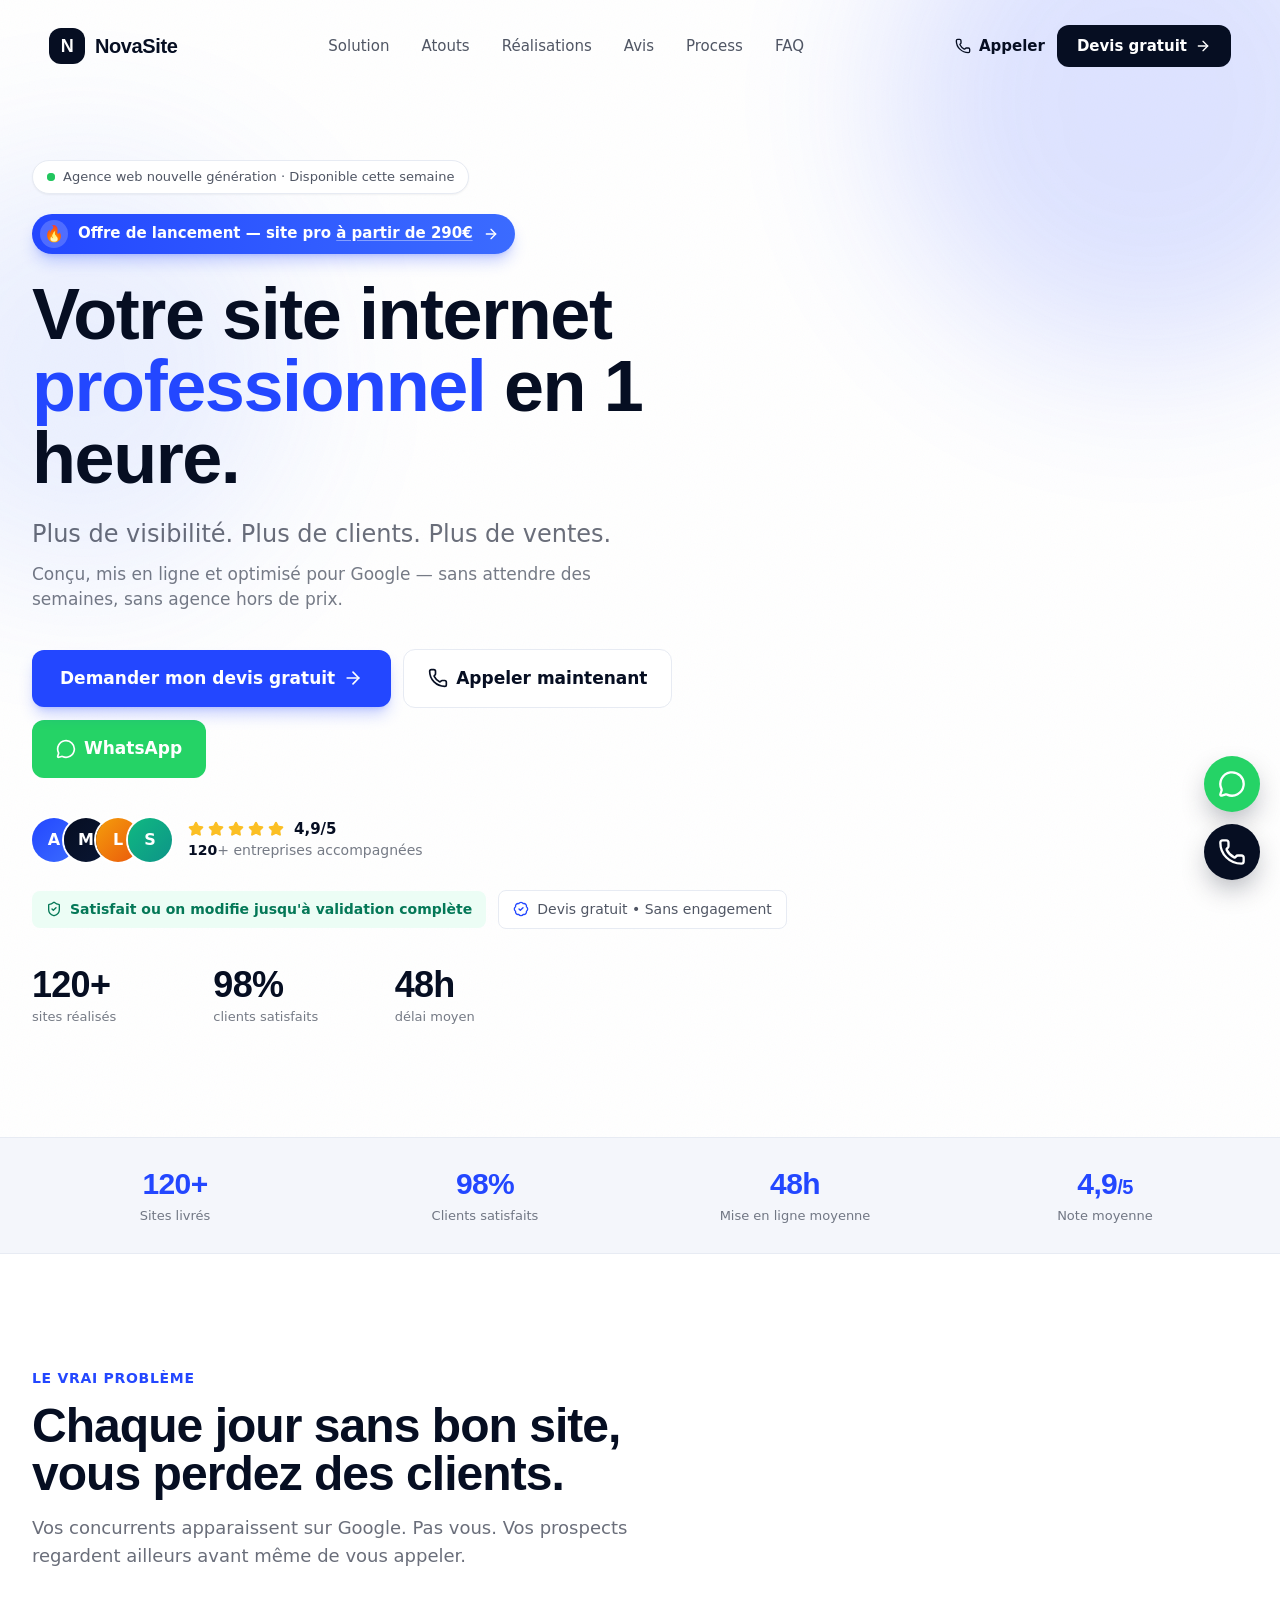
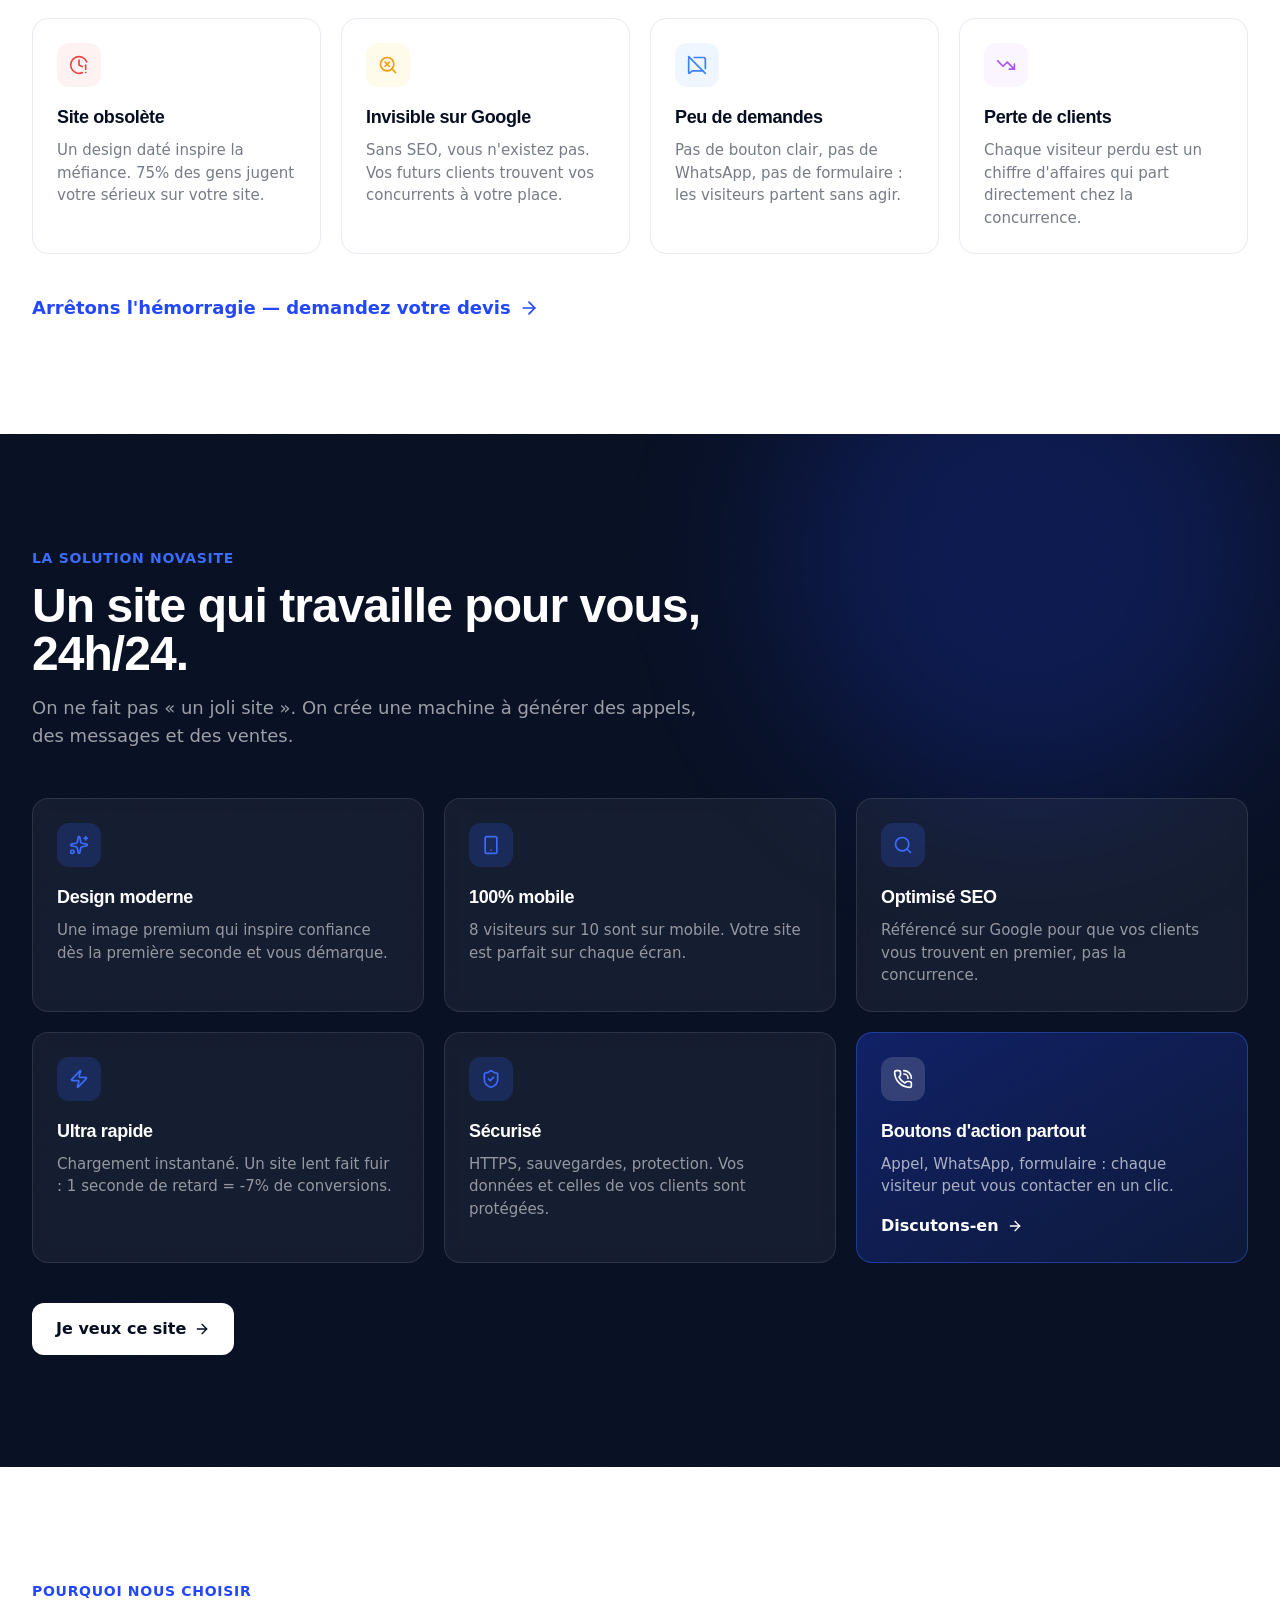
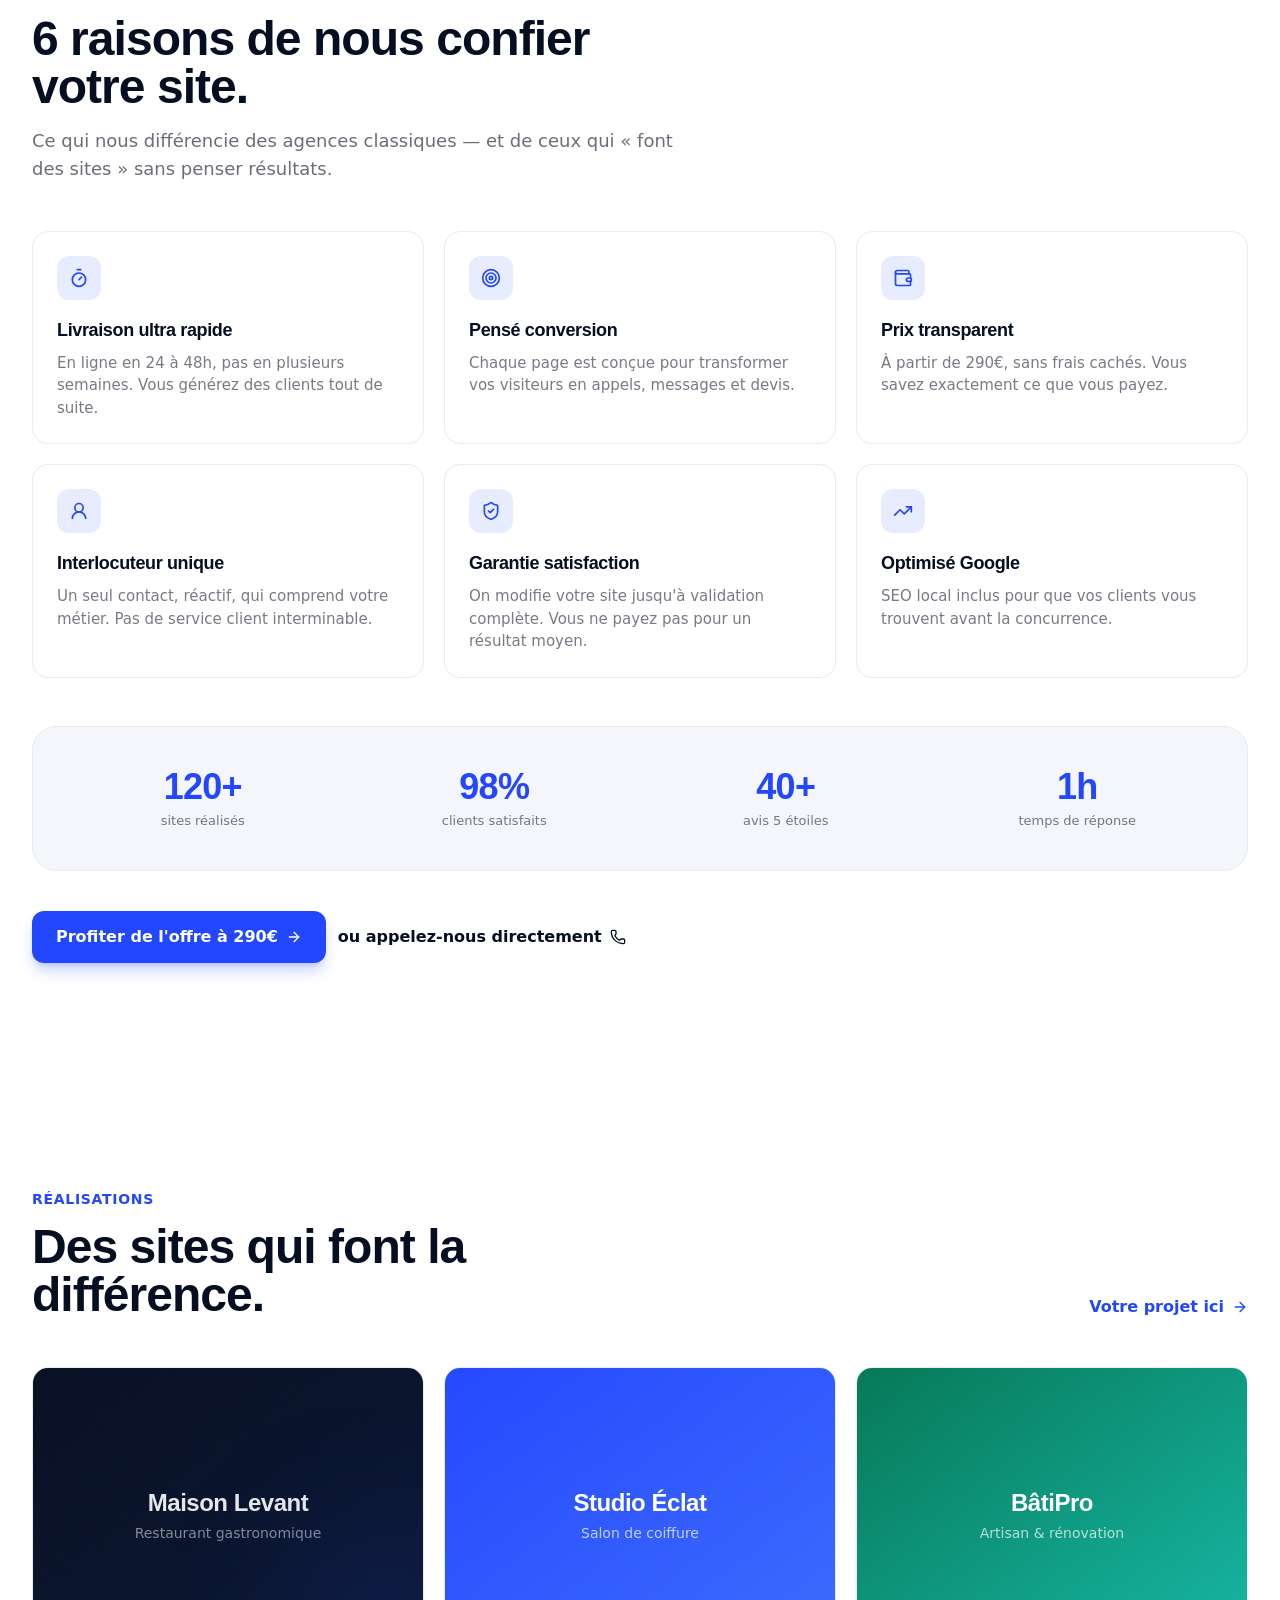
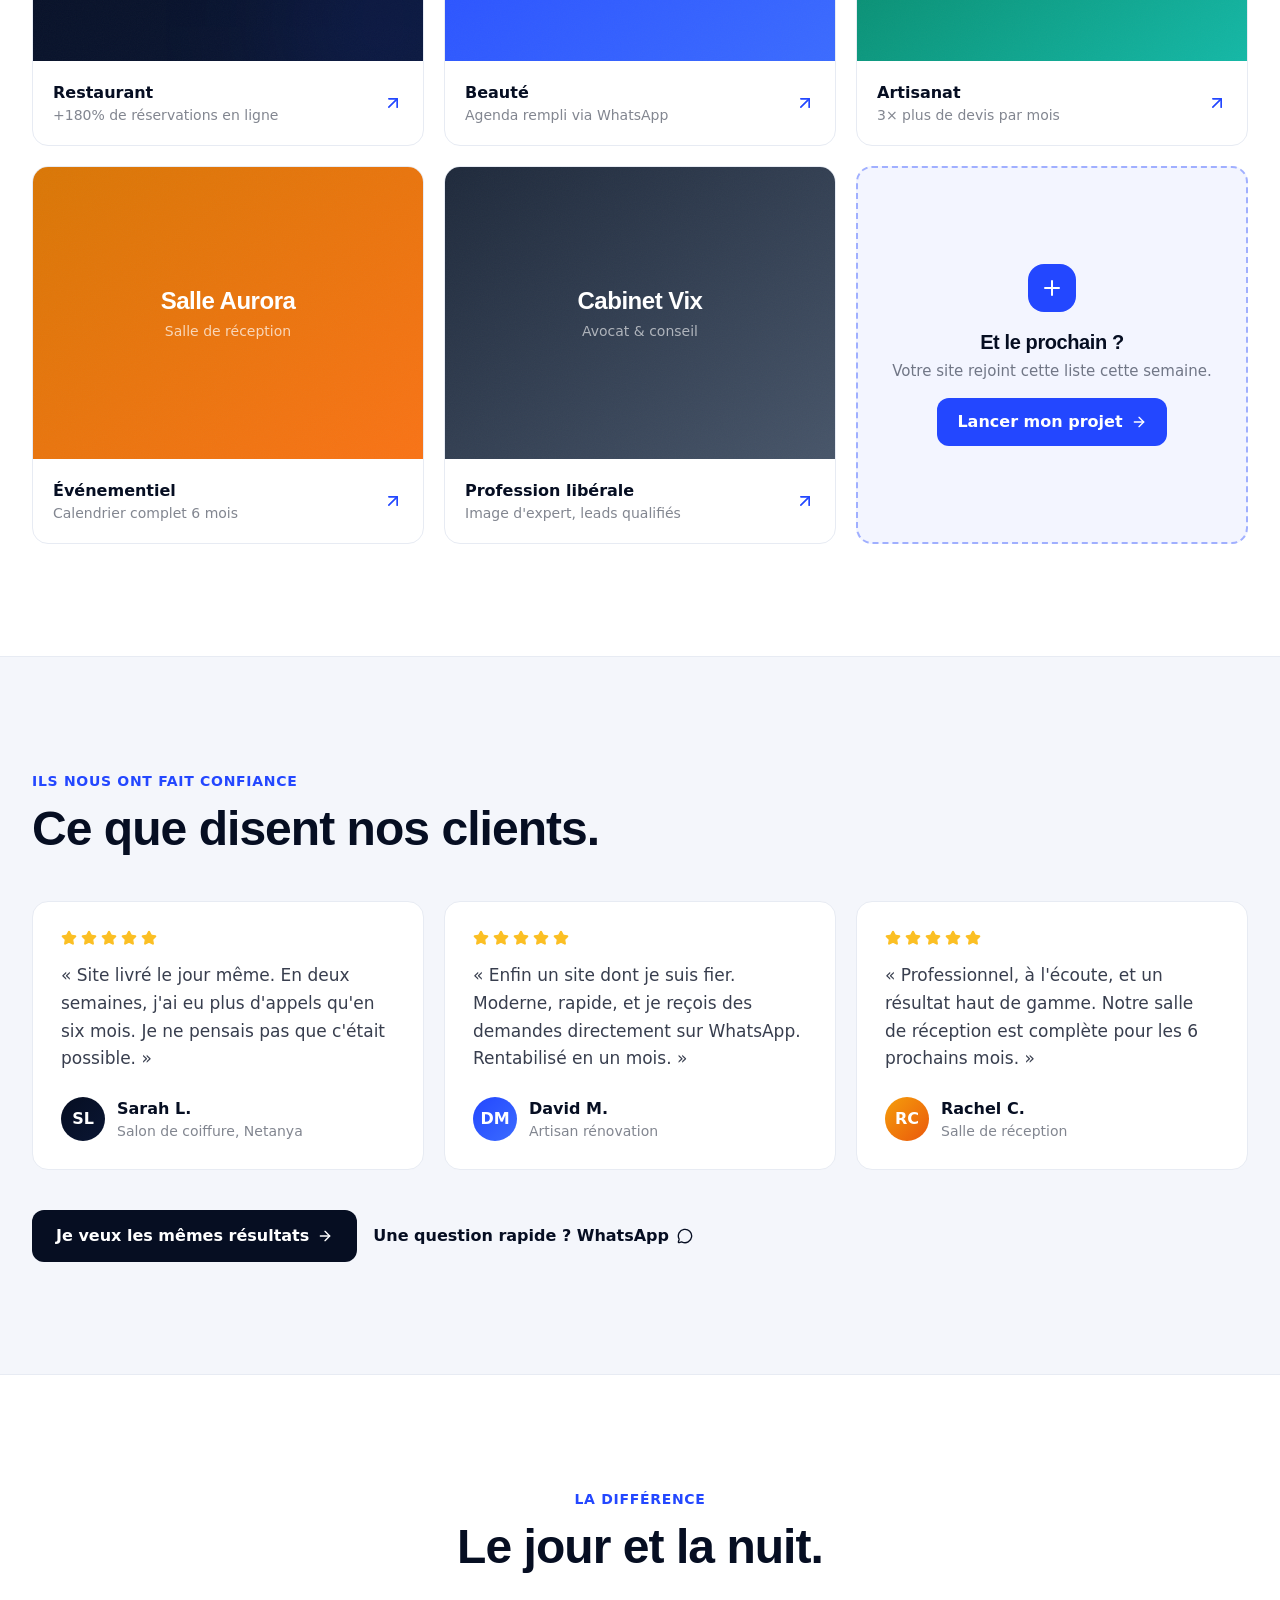
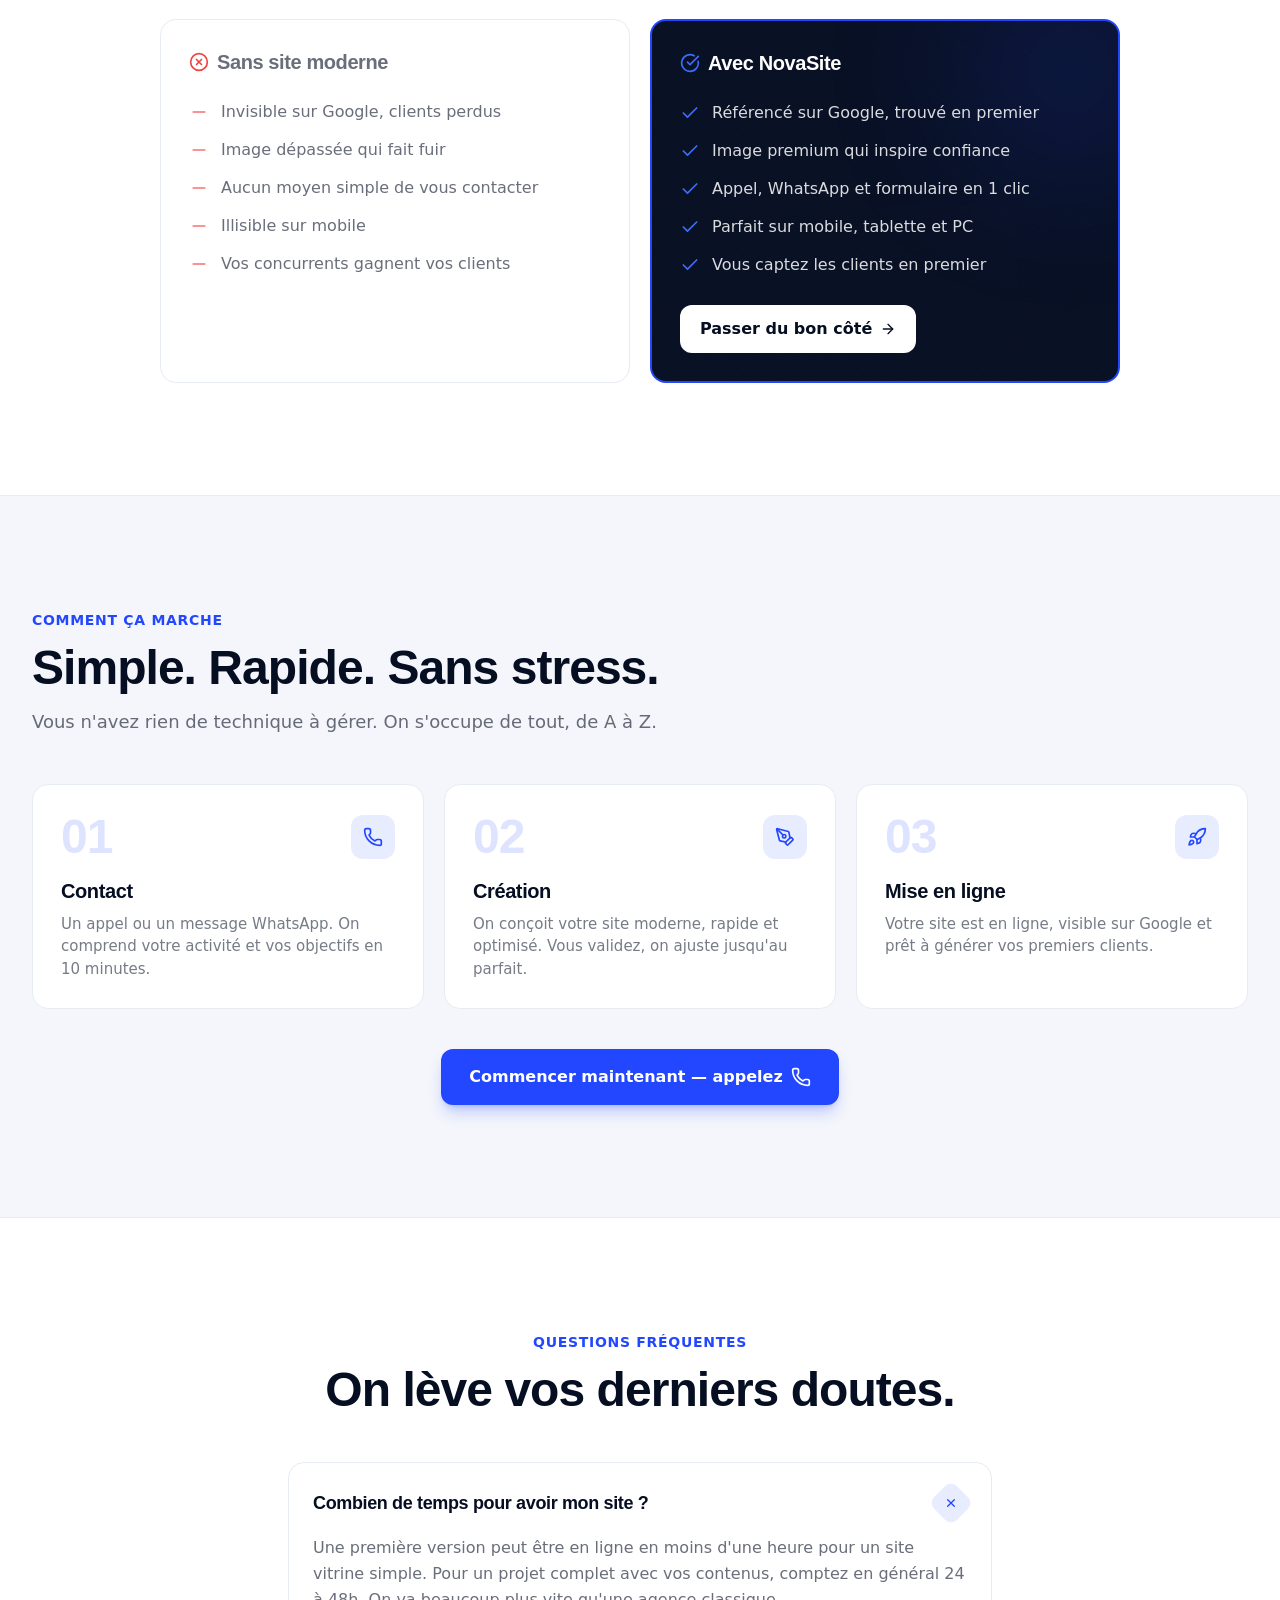
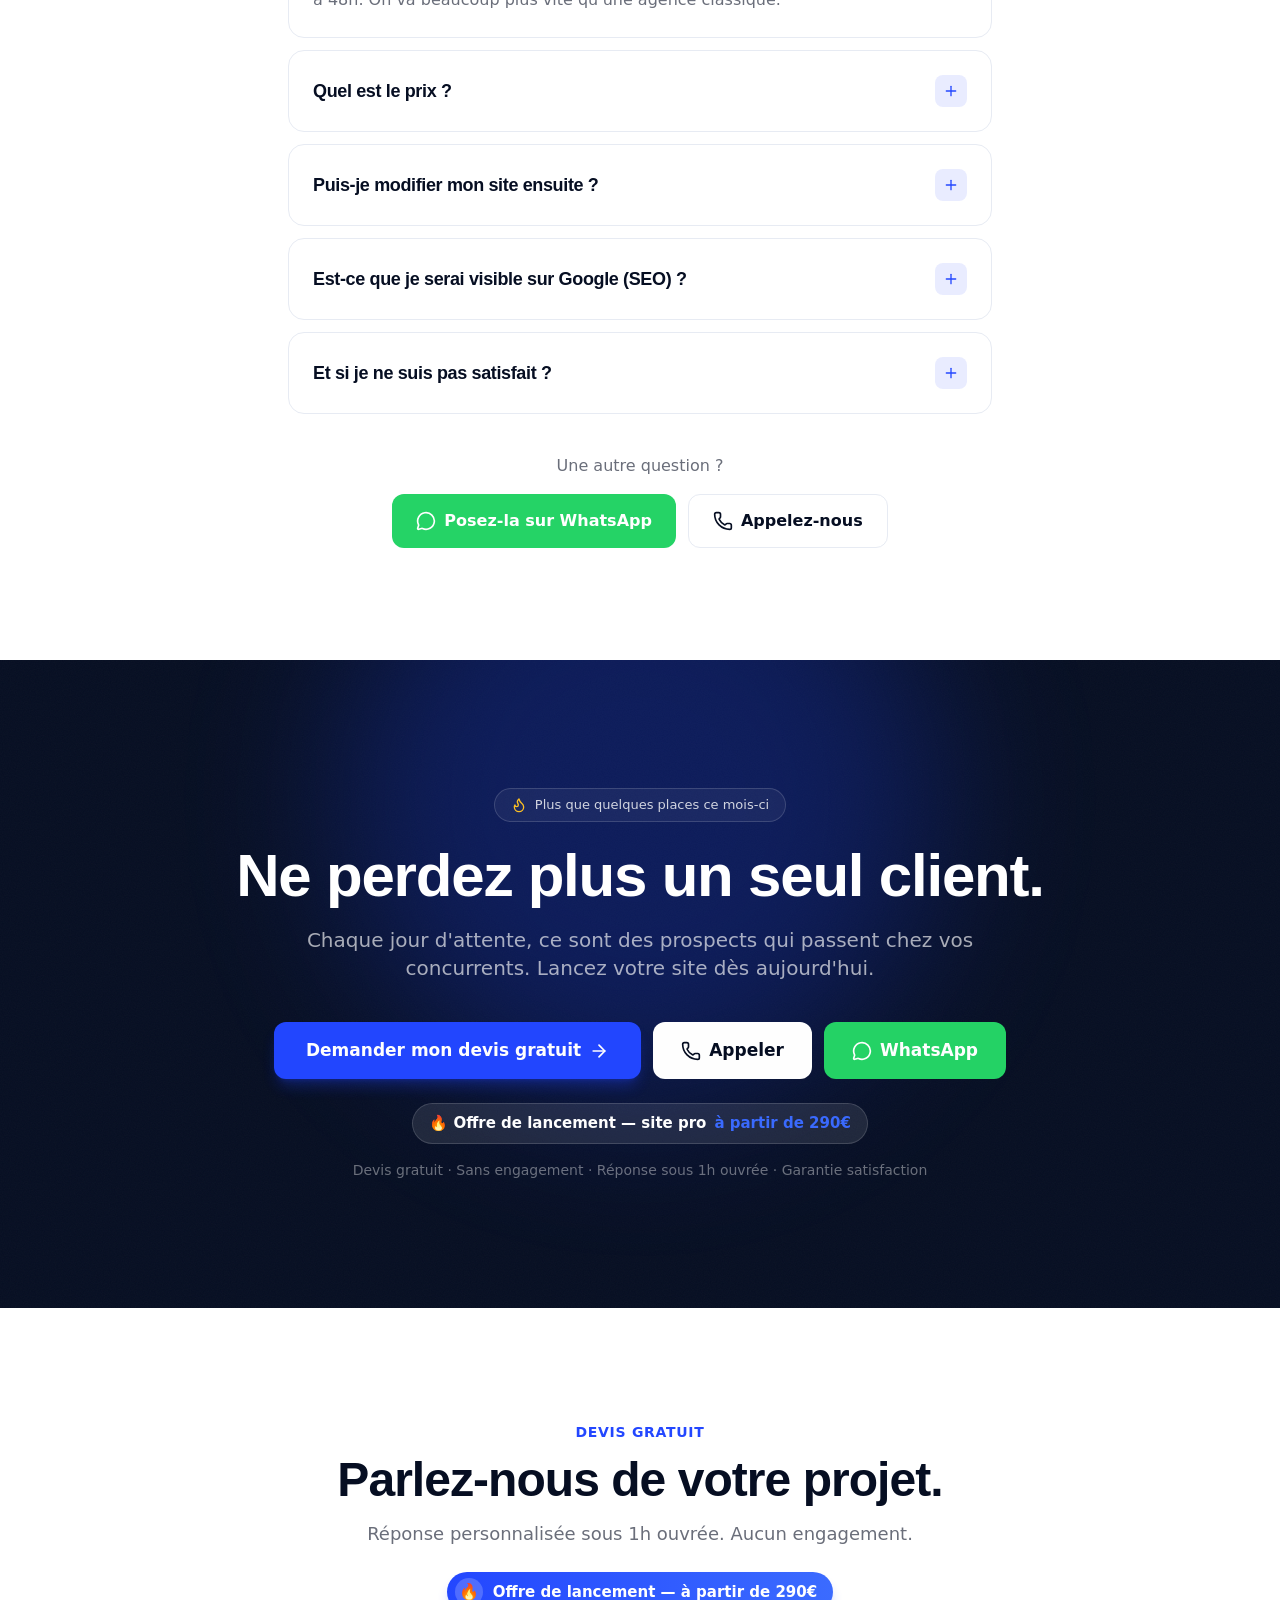
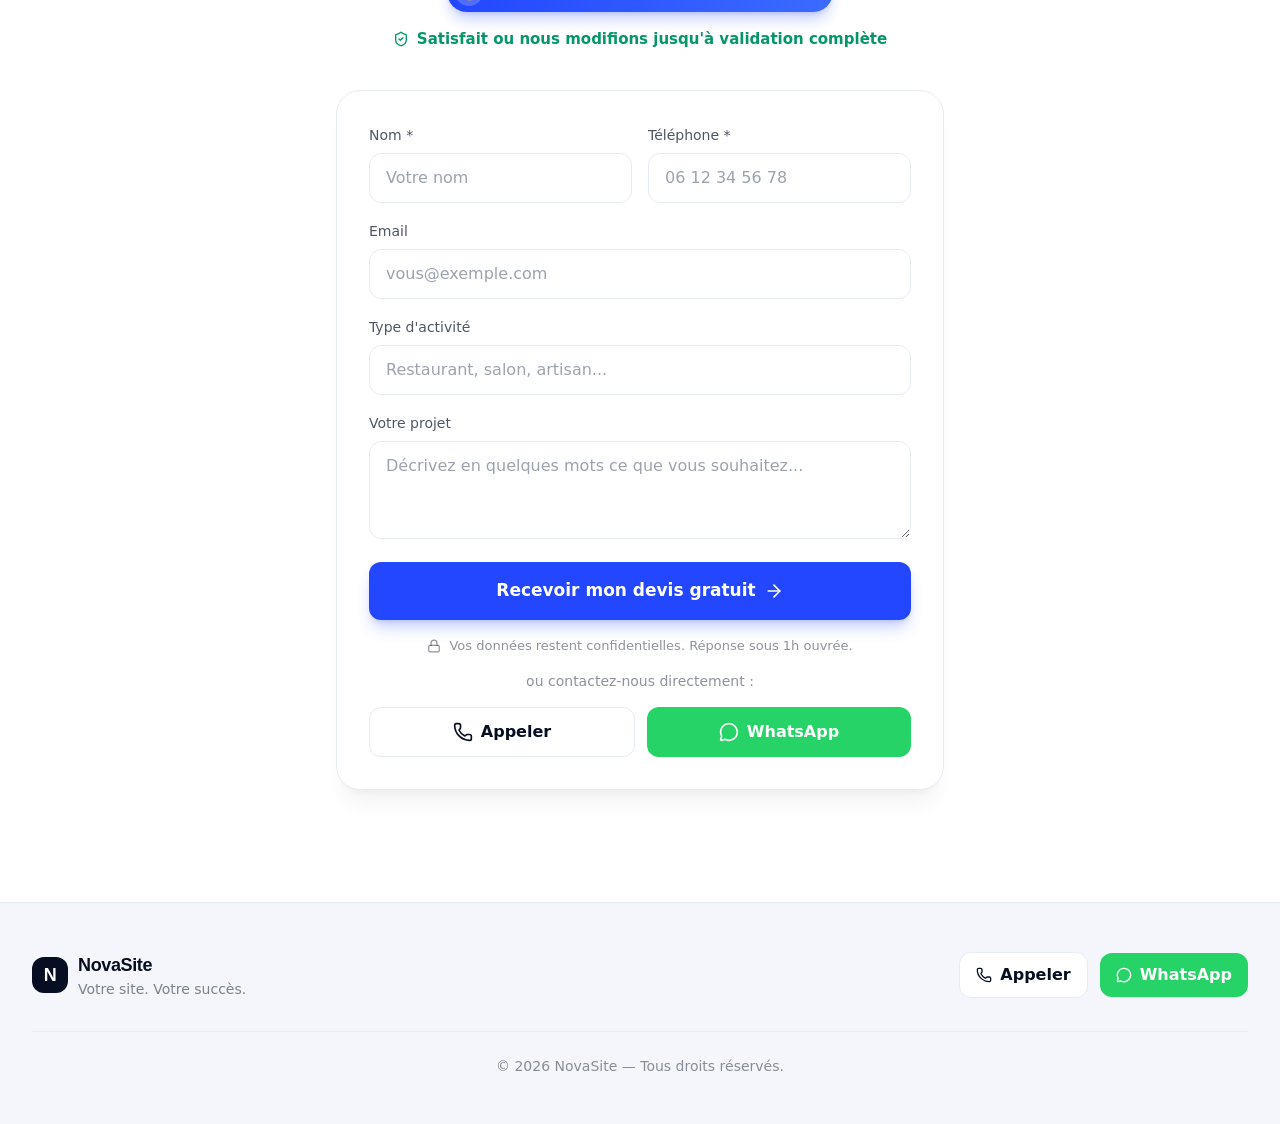
<file: index.html>
<!DOCTYPE html>
<html lang="fr">
<head>
<meta charset="UTF-8" />
<meta name="viewport" content="width=device-width, initial-scale=1.0" />
<title>NovaSite — Votre site internet professionnel en 1 heure</title>
<meta name="description" content="NovaSite crée votre site internet professionnel, rapide, mobile et optimisé pour Google. Plus de visibilité, plus de clients, plus de ventes. Devis gratuit immédiat." />
<meta name="theme-color" content="#060e22" />
<meta property="og:title" content="NovaSite — Votre site. Votre succès." />
<meta property="og:description" content="Un site moderne, rapide et optimisé Google qui transforme vos visiteurs en clients." />
<meta property="og:type" content="website" />

<link rel="preconnect" href="https://api.fontshare.com" crossorigin />
<link rel="preload" as="style" href="https://api.fontshare.com/v2/css?f[]=clash-display@600,700,500&f[]=satoshi@400,500,700&display=swap" />
<link href="https://api.fontshare.com/v2/css?f[]=clash-display@600,700,500&f[]=satoshi@400,500,700&display=swap" rel="stylesheet" />

<link rel="stylesheet" href="styles.css" />
</head>

<body class="antialiased">
<!-- ===================== HEADER STICKY ===================== -->
<header id="header" class="fixed top-0 inset-x-0 z-50 transition-all duration-500">
  <div class="mx-auto max-w-7xl px-5 sm:px-8">
    <div id="headerInner" class="flex items-center justify-between h-[68px] mt-3 rounded-2xl border border-transparent px-4 transition-all duration-500">
      <a href="#hero" class="flex items-center gap-2.5">
        <span class="grid place-items-center w-9 h-9 rounded-xl bg-ink text-white font-display font-semibold text-lg">N</span>
        <span class="font-display font-semibold text-xl tracking-tight">NovaSite</span>
      </a>
      <nav class="hidden lg:flex items-center gap-8 text-[15px] text-ink/70 font-medium">
        <a href="#solution" class="hover:text-ink transition">Solution</a>
        <a href="#pourquoi" class="hover:text-ink transition">Atouts</a>
        <a href="#realisations" class="hover:text-ink transition">Réalisations</a>
        <a href="#temoignages" class="hover:text-ink transition">Avis</a>
        <a href="#process" class="hover:text-ink transition">Process</a>
        <a href="#faq" class="hover:text-ink transition">FAQ</a>
      </nav>
      <div class="flex items-center gap-3">
        <a data-call class="hidden sm:flex items-center gap-2 text-[15px] font-semibold text-ink hover:text-royal transition">
          <svg aria-hidden="true" class="lucide w-4 h-4" xmlns="http://www.w3.org/2000/svg" viewBox="0 0 24 24" fill="none" stroke="currentColor" stroke-width="2" stroke-linecap="round" stroke-linejoin="round" > <path d="M13.832 16.568a1 1 0 0 0 1.213-.303l.355-.465A2 2 0 0 1 17 15h3a2 2 0 0 1 2 2v3a2 2 0 0 1-2 2A18 18 0 0 1 2 4a2 2 0 0 1 2-2h3a2 2 0 0 1 2 2v3a2 2 0 0 1-.8 1.6l-.468.351a1 1 0 0 0-.292 1.233 14 14 0 0 0 6.392 6.384" /> </svg><span class="hidden md:inline">Appeler</span>
        </a>
        <a data-quote class="btn-shine inline-flex items-center gap-2 rounded-xl bg-ink text-white text-[15px] font-semibold px-4 sm:px-5 py-2.5 hover:bg-navy transition">
          Devis gratuit <svg aria-hidden="true" class="lucide w-4 h-4" xmlns="http://www.w3.org/2000/svg" viewBox="0 0 24 24" fill="none" stroke="currentColor" stroke-width="2" stroke-linecap="round" stroke-linejoin="round" > <path d="M5 12h14" /> <path d="m12 5 7 7-7 7" /> </svg>
        </a>
      </div>
    </div>
  </div>
</header>

<!-- ===================== HERO ===================== -->
<section id="hero" class="relative grain overflow-hidden pt-32 pb-20 sm:pt-40 sm:pb-28">
  <div class="halo bg-royal/30 w-[520px] h-[520px] -top-40 -right-32"></div>
  <div class="halo bg-electric/20 w-[420px] h-[420px] top-40 -left-32"></div>

  <div class="relative z-10 mx-auto max-w-7xl px-5 sm:px-8">
    <div class="max-w-3xl">
      <div class="reveal inline-flex items-center gap-2 rounded-full border border-line bg-white px-3.5 py-1.5 text-[13px] font-medium text-ink/70 shadow-sm">
        <span class="relative flex h-2 w-2"><span class="absolute inline-flex h-full w-full rounded-full bg-green-400 opacity-75 animate-ping"></span><span class="relative inline-flex h-2 w-2 rounded-full bg-green-500"></span></span>
        Agence web nouvelle génération · Disponible cette semaine
      </div>

      <!-- 🔥 OFFRE DE LANCEMENT -->
      <a data-quote class="reveal group mt-5 inline-flex items-center gap-2.5 rounded-full bg-gradient-to-r from-royal to-electric text-white pl-2 pr-4 py-1.5 shadow-lg shadow-royal/25 hover:shadow-royal/40 transition">
        <span class="grid place-items-center w-7 h-7 rounded-full bg-white/20 text-base">🔥</span>
        <span class="text-[14px] sm:text-[15px] font-semibold">Offre de lancement — site pro <span class="underline decoration-white/40 underline-offset-2">à partir de 290€</span></span>
        <svg aria-hidden="true" class="lucide w-4 h-4 group-hover:translate-x-0.5 transition" xmlns="http://www.w3.org/2000/svg" viewBox="0 0 24 24" fill="none" stroke="currentColor" stroke-width="2" stroke-linecap="round" stroke-linejoin="round" > <path d="M5 12h14" /> <path d="m12 5 7 7-7 7" /> </svg>
      </a>

      <h1 class="reveal font-display font-semibold text-[2.6rem] leading-[1.05] sm:text-6xl lg:text-7xl mt-6 tracking-tight">
        Votre site internet <span class="text-royal">professionnel</span> en 1 heure.
      </h1>

      <p class="reveal text-xl sm:text-2xl text-ink/60 mt-6 font-medium">
        Plus de visibilité. Plus de clients. Plus de ventes.
      </p>
      <p class="reveal text-[17px] text-ink/55 mt-3 max-w-xl">
        Conçu, mis en ligne et optimisé pour Google — sans attendre des semaines, sans agence hors de prix.
      </p>

      <!-- CTA hiérarchisés : 1 primaire, 2 secondaires -->
      <div class="reveal flex flex-col sm:flex-row flex-wrap items-stretch sm:items-center gap-3 mt-9">
        <a data-quote class="btn-shine inline-flex items-center justify-center gap-2 rounded-xl bg-royal text-white text-[17px] font-semibold px-7 py-4 hover:bg-electric transition shadow-lg shadow-royal/25">
          Demander mon devis gratuit <svg aria-hidden="true" class="lucide w-5 h-5" xmlns="http://www.w3.org/2000/svg" viewBox="0 0 24 24" fill="none" stroke="currentColor" stroke-width="2" stroke-linecap="round" stroke-linejoin="round" > <path d="M5 12h14" /> <path d="m12 5 7 7-7 7" /> </svg>
        </a>
        <a data-call class="inline-flex items-center justify-center gap-2 rounded-xl bg-white border border-line text-ink text-[17px] font-semibold px-6 py-4 hover:border-ink transition">
          <svg aria-hidden="true" class="lucide w-5 h-5" xmlns="http://www.w3.org/2000/svg" viewBox="0 0 24 24" fill="none" stroke="currentColor" stroke-width="2" stroke-linecap="round" stroke-linejoin="round" > <path d="M13.832 16.568a1 1 0 0 0 1.213-.303l.355-.465A2 2 0 0 1 17 15h3a2 2 0 0 1 2 2v3a2 2 0 0 1-2 2A18 18 0 0 1 2 4a2 2 0 0 1 2-2h3a2 2 0 0 1 2 2v3a2 2 0 0 1-.8 1.6l-.468.351a1 1 0 0 0-.292 1.233 14 14 0 0 0 6.392 6.384" /> </svg> Appeler maintenant
        </a>
        <a data-wa class="inline-flex items-center justify-center gap-2 rounded-xl bg-[#25D366] text-white text-[17px] font-semibold px-6 py-4 hover:brightness-95 transition">
          <svg aria-hidden="true" class="lucide w-5 h-5" xmlns="http://www.w3.org/2000/svg" viewBox="0 0 24 24" fill="none" stroke="currentColor" stroke-width="2" stroke-linecap="round" stroke-linejoin="round" > <path d="M2.992 16.342a2 2 0 0 1 .094 1.167l-1.065 3.29a1 1 0 0 0 1.236 1.168l3.413-.998a2 2 0 0 1 1.099.092 10 10 0 1 0-4.777-4.719" /> </svg> WhatsApp
        </a>
      </div>

      <!-- Preuve sociale -->
      <div class="reveal flex items-center gap-4 mt-10">
        <div class="flex -space-x-3">
          <span class="w-11 h-11 rounded-full ring-2 ring-white bg-gradient-to-br from-royal to-electric grid place-items-center text-white font-semibold">A</span>
          <span class="w-11 h-11 rounded-full ring-2 ring-white bg-gradient-to-br from-ink to-navy grid place-items-center text-white font-semibold">M</span>
          <span class="w-11 h-11 rounded-full ring-2 ring-white bg-gradient-to-br from-amber-500 to-orange-600 grid place-items-center text-white font-semibold">L</span>
          <span class="w-11 h-11 rounded-full ring-2 ring-white bg-gradient-to-br from-emerald-500 to-teal-600 grid place-items-center text-white font-semibold">S</span>
        </div>
        <div>
          <div class="flex items-center gap-1 text-amber-400">
            <svg aria-hidden="true" class="lucide w-4 h-4 fill-current" xmlns="http://www.w3.org/2000/svg" viewBox="0 0 24 24" fill="none" stroke="currentColor" stroke-width="2" stroke-linecap="round" stroke-linejoin="round" > <path d="M11.525 2.295a.53.53 0 0 1 .95 0l2.31 4.679a2.123 2.123 0 0 0 1.595 1.16l5.166.756a.53.53 0 0 1 .294.904l-3.736 3.638a2.123 2.123 0 0 0-.611 1.878l.882 5.14a.53.53 0 0 1-.771.56l-4.618-2.428a2.122 2.122 0 0 0-1.973 0L6.396 21.01a.53.53 0 0 1-.77-.56l.881-5.139a2.122 2.122 0 0 0-.611-1.879L2.16 9.795a.53.53 0 0 1 .294-.906l5.165-.755a2.122 2.122 0 0 0 1.597-1.16z" /> </svg><svg aria-hidden="true" class="lucide w-4 h-4 fill-current" xmlns="http://www.w3.org/2000/svg" viewBox="0 0 24 24" fill="none" stroke="currentColor" stroke-width="2" stroke-linecap="round" stroke-linejoin="round" > <path d="M11.525 2.295a.53.53 0 0 1 .95 0l2.31 4.679a2.123 2.123 0 0 0 1.595 1.16l5.166.756a.53.53 0 0 1 .294.904l-3.736 3.638a2.123 2.123 0 0 0-.611 1.878l.882 5.14a.53.53 0 0 1-.771.56l-4.618-2.428a2.122 2.122 0 0 0-1.973 0L6.396 21.01a.53.53 0 0 1-.77-.56l.881-5.139a2.122 2.122 0 0 0-.611-1.879L2.16 9.795a.53.53 0 0 1 .294-.906l5.165-.755a2.122 2.122 0 0 0 1.597-1.16z" /> </svg><svg aria-hidden="true" class="lucide w-4 h-4 fill-current" xmlns="http://www.w3.org/2000/svg" viewBox="0 0 24 24" fill="none" stroke="currentColor" stroke-width="2" stroke-linecap="round" stroke-linejoin="round" > <path d="M11.525 2.295a.53.53 0 0 1 .95 0l2.31 4.679a2.123 2.123 0 0 0 1.595 1.16l5.166.756a.53.53 0 0 1 .294.904l-3.736 3.638a2.123 2.123 0 0 0-.611 1.878l.882 5.14a.53.53 0 0 1-.771.56l-4.618-2.428a2.122 2.122 0 0 0-1.973 0L6.396 21.01a.53.53 0 0 1-.77-.56l.881-5.139a2.122 2.122 0 0 0-.611-1.879L2.16 9.795a.53.53 0 0 1 .294-.906l5.165-.755a2.122 2.122 0 0 0 1.597-1.16z" /> </svg><svg aria-hidden="true" class="lucide w-4 h-4 fill-current" xmlns="http://www.w3.org/2000/svg" viewBox="0 0 24 24" fill="none" stroke="currentColor" stroke-width="2" stroke-linecap="round" stroke-linejoin="round" > <path d="M11.525 2.295a.53.53 0 0 1 .95 0l2.31 4.679a2.123 2.123 0 0 0 1.595 1.16l5.166.756a.53.53 0 0 1 .294.904l-3.736 3.638a2.123 2.123 0 0 0-.611 1.878l.882 5.14a.53.53 0 0 1-.771.56l-4.618-2.428a2.122 2.122 0 0 0-1.973 0L6.396 21.01a.53.53 0 0 1-.77-.56l.881-5.139a2.122 2.122 0 0 0-.611-1.879L2.16 9.795a.53.53 0 0 1 .294-.906l5.165-.755a2.122 2.122 0 0 0 1.597-1.16z" /> </svg><svg aria-hidden="true" class="lucide w-4 h-4 fill-current" xmlns="http://www.w3.org/2000/svg" viewBox="0 0 24 24" fill="none" stroke="currentColor" stroke-width="2" stroke-linecap="round" stroke-linejoin="round" > <path d="M11.525 2.295a.53.53 0 0 1 .95 0l2.31 4.679a2.123 2.123 0 0 0 1.595 1.16l5.166.756a.53.53 0 0 1 .294.904l-3.736 3.638a2.123 2.123 0 0 0-.611 1.878l.882 5.14a.53.53 0 0 1-.771.56l-4.618-2.428a2.122 2.122 0 0 0-1.973 0L6.396 21.01a.53.53 0 0 1-.77-.56l.881-5.139a2.122 2.122 0 0 0-.611-1.879L2.16 9.795a.53.53 0 0 1 .294-.906l5.165-.755a2.122 2.122 0 0 0 1.597-1.16z" /> </svg>
            <span class="ml-1.5 text-ink font-semibold text-[15px]">4,9/5</span>
          </div>
          <p class="text-[14px] text-ink/55"><span class="font-semibold text-ink counter" data-target="120">0</span>+ entreprises accompagnées</p>
        </div>
      </div>

      <!-- Garantie + badge confiance -->
      <div class="reveal flex flex-wrap items-center gap-3 mt-7">
        <span class="inline-flex items-center gap-2 rounded-lg bg-emerald-50 text-emerald-700 px-3.5 py-2 text-[14px] font-semibold">
          <svg aria-hidden="true" class="lucide w-4 h-4" xmlns="http://www.w3.org/2000/svg" viewBox="0 0 24 24" fill="none" stroke="currentColor" stroke-width="2" stroke-linecap="round" stroke-linejoin="round" > <path d="M20 13c0 5-3.5 7.5-7.66 8.95a1 1 0 0 1-.67-.01C7.5 20.5 4 18 4 13V6a1 1 0 0 1 1-1c2 0 4.5-1.2 6.24-2.72a1.17 1.17 0 0 1 1.52 0C14.51 3.81 17 5 19 5a1 1 0 0 1 1 1z" /> <path d="m9 12 2 2 4-4" /> </svg> Satisfait ou on modifie jusqu'à validation complète
        </span>
        <span class="inline-flex items-center gap-2 rounded-lg border border-line bg-white px-3.5 py-2 text-[14px] font-medium text-ink/70">
          <svg aria-hidden="true" class="lucide w-4 h-4 text-royal" xmlns="http://www.w3.org/2000/svg" viewBox="0 0 24 24" fill="none" stroke="currentColor" stroke-width="2" stroke-linecap="round" stroke-linejoin="round" > <path d="M3.85 8.62a4 4 0 0 1 4.78-4.77 4 4 0 0 1 6.74 0 4 4 0 0 1 4.78 4.78 4 4 0 0 1 0 6.74 4 4 0 0 1-4.77 4.78 4 4 0 0 1-6.75 0 4 4 0 0 1-4.78-4.77 4 4 0 0 1 0-6.76Z" /> <path d="m9 12 2 2 4-4" /> </svg> Devis gratuit • Sans engagement
        </span>
      </div>

      <!-- 3 compteurs hero -->
      <div class="reveal grid grid-cols-3 gap-4 sm:gap-8 mt-9 max-w-lg">
        <div>
          <p class="font-display text-3xl sm:text-4xl font-semibold text-ink"><span class="counter" data-target="120">0</span>+</p>
          <p class="text-[13px] text-ink/55 mt-1 leading-tight">sites réalisés</p>
        </div>
        <div>
          <p class="font-display text-3xl sm:text-4xl font-semibold text-ink"><span class="counter" data-target="98">0</span>%</p>
          <p class="text-[13px] text-ink/55 mt-1 leading-tight">clients satisfaits</p>
        </div>
        <div>
          <p class="font-display text-3xl sm:text-4xl font-semibold text-ink"><span class="counter" data-target="48">0</span>h</p>
          <p class="text-[13px] text-ink/55 mt-1 leading-tight">délai moyen</p>
        </div>
      </div>
    </div>
  </div>
</section>

<!-- ===================== BANDEAU CONFIANCE ===================== -->
<section class="border-y border-line bg-mist">
  <div class="mx-auto max-w-7xl px-5 sm:px-8 py-7">
    <div class="grid grid-cols-2 md:grid-cols-4 gap-6 text-center">
      <div><p class="font-display text-3xl font-semibold text-royal"><span class="counter" data-target="120">0</span>+</p><p class="text-[13px] text-ink/55 mt-1">Sites livrés</p></div>
      <div><p class="font-display text-3xl font-semibold text-royal"><span class="counter" data-target="98">0</span>%</p><p class="text-[13px] text-ink/55 mt-1">Clients satisfaits</p></div>
      <div><p class="font-display text-3xl font-semibold text-royal"><span class="counter" data-target="48">0</span>h</p><p class="text-[13px] text-ink/55 mt-1">Mise en ligne moyenne</p></div>
      <div><p class="font-display text-3xl font-semibold text-royal">4,9<span class="text-xl">/5</span></p><p class="text-[13px] text-ink/55 mt-1">Note moyenne</p></div>
    </div>
  </div>
</section>

<!-- ===================== PROBLÈME ===================== -->
<section id="probleme" class="py-20 sm:py-28">
  <div class="mx-auto max-w-7xl px-5 sm:px-8">
    <div class="max-w-2xl reveal">
      <span class="text-royal font-semibold text-sm uppercase tracking-wider">Le vrai problème</span>
      <h2 class="font-display font-semibold text-3xl sm:text-5xl mt-3 leading-tight">Chaque jour sans bon site, vous perdez des clients.</h2>
      <p class="text-ink/60 text-lg mt-4">Vos concurrents apparaissent sur Google. Pas vous. Vos prospects regardent ailleurs avant même de vous appeler.</p>
    </div>

    <div class="grid sm:grid-cols-2 lg:grid-cols-4 gap-5 mt-12">
      <div class="reveal card-hover rounded-2xl border border-line p-6 bg-white">
        <div class="w-11 h-11 rounded-xl bg-red-50 text-red-500 grid place-items-center"><svg aria-hidden="true" class="lucide w-5 h-5" xmlns="http://www.w3.org/2000/svg" viewBox="0 0 24 24" fill="none" stroke="currentColor" stroke-width="2" stroke-linecap="round" stroke-linejoin="round" > <path d="M12 6v6l4 2" /> <path d="M20 12v5" /> <path d="M20 21h.01" /> <path d="M21.25 8.2A10 10 0 1 0 16 21.16" /> </svg></div>
        <h3 class="font-display font-semibold text-lg mt-4">Site obsolète</h3>
        <p class="text-ink/55 text-[15px] mt-2">Un design daté inspire la méfiance. 75% des gens jugent votre sérieux sur votre site.</p>
      </div>
      <div class="reveal card-hover rounded-2xl border border-line p-6 bg-white">
        <div class="w-11 h-11 rounded-xl bg-amber-50 text-amber-500 grid place-items-center"><svg aria-hidden="true" class="lucide w-5 h-5" xmlns="http://www.w3.org/2000/svg" viewBox="0 0 24 24" fill="none" stroke="currentColor" stroke-width="2" stroke-linecap="round" stroke-linejoin="round" > <path d="m13.5 8.5-5 5" /> <path d="m8.5 8.5 5 5" /> <circle cx="11" cy="11" r="8" /> <path d="m21 21-4.3-4.3" /> </svg></div>
        <h3 class="font-display font-semibold text-lg mt-4">Invisible sur Google</h3>
        <p class="text-ink/55 text-[15px] mt-2">Sans SEO, vous n'existez pas. Vos futurs clients trouvent vos concurrents à votre place.</p>
      </div>
      <div class="reveal card-hover rounded-2xl border border-line p-6 bg-white">
        <div class="w-11 h-11 rounded-xl bg-blue-50 text-blue-500 grid place-items-center"><svg aria-hidden="true" class="lucide w-5 h-5" xmlns="http://www.w3.org/2000/svg" viewBox="0 0 24 24" fill="none" stroke="currentColor" stroke-width="2" stroke-linecap="round" stroke-linejoin="round" > <path d="M19 19H6.828a2 2 0 0 0-1.414.586l-2.202 2.202A.7.7 0 0 1 2 21.286V5a2 2 0 0 1 1.184-1.826" /> <path d="m2 2 20 20" /> <path d="M8.656 3H20a2 2 0 0 1 2 2v11.344" /> </svg></div>
        <h3 class="font-display font-semibold text-lg mt-4">Peu de demandes</h3>
        <p class="text-ink/55 text-[15px] mt-2">Pas de bouton clair, pas de WhatsApp, pas de formulaire : les visiteurs partent sans agir.</p>
      </div>
      <div class="reveal card-hover rounded-2xl border border-line p-6 bg-white">
        <div class="w-11 h-11 rounded-xl bg-purple-50 text-purple-500 grid place-items-center"><svg aria-hidden="true" class="lucide w-5 h-5" xmlns="http://www.w3.org/2000/svg" viewBox="0 0 24 24" fill="none" stroke="currentColor" stroke-width="2" stroke-linecap="round" stroke-linejoin="round" > <path d="M16 17h6v-6" /> <path d="m22 17-8.5-8.5-5 5L2 7" /> </svg></div>
        <h3 class="font-display font-semibold text-lg mt-4">Perte de clients</h3>
        <p class="text-ink/55 text-[15px] mt-2">Chaque visiteur perdu est un chiffre d'affaires qui part directement chez la concurrence.</p>
      </div>
    </div>

    <div class="reveal mt-10">
      <a data-quote class="link-cta inline-flex items-center gap-2 text-royal font-semibold text-lg">
        Arrêtons l'hémorragie — demandez votre devis <svg aria-hidden="true" class="lucide w-5 h-5" xmlns="http://www.w3.org/2000/svg" viewBox="0 0 24 24" fill="none" stroke="currentColor" stroke-width="2" stroke-linecap="round" stroke-linejoin="round" > <path d="M5 12h14" /> <path d="m12 5 7 7-7 7" /> </svg>
      </a>
    </div>
  </div>
</section>

<!-- ===================== SOLUTION ===================== -->
<section id="solution" class="relative grain overflow-hidden py-20 sm:py-28 bg-ink text-white">
  <div class="halo bg-royal/40 w-[500px] h-[500px] -top-32 right-0"></div>
  <div class="relative z-10 mx-auto max-w-7xl px-5 sm:px-8">
    <div class="max-w-2xl reveal">
      <span class="text-electric font-semibold text-sm uppercase tracking-wider">La solution NovaSite</span>
      <h2 class="font-display font-semibold text-3xl sm:text-5xl mt-3 leading-tight">Un site qui travaille pour vous, 24h/24.</h2>
      <p class="text-white/60 text-lg mt-4">On ne fait pas « un joli site ». On crée une machine à générer des appels, des messages et des ventes.</p>
    </div>

    <div class="grid sm:grid-cols-2 lg:grid-cols-3 gap-5 mt-12">
      <div class="reveal card-hover rounded-2xl border border-white/10 bg-white/5 backdrop-blur p-6">
        <div class="w-11 h-11 rounded-xl bg-electric/20 text-electric grid place-items-center"><svg aria-hidden="true" class="lucide w-5 h-5" xmlns="http://www.w3.org/2000/svg" viewBox="0 0 24 24" fill="none" stroke="currentColor" stroke-width="2" stroke-linecap="round" stroke-linejoin="round" > <path d="M11.017 2.814a1 1 0 0 1 1.966 0l1.051 5.558a2 2 0 0 0 1.594 1.594l5.558 1.051a1 1 0 0 1 0 1.966l-5.558 1.051a2 2 0 0 0-1.594 1.594l-1.051 5.558a1 1 0 0 1-1.966 0l-1.051-5.558a2 2 0 0 0-1.594-1.594l-5.558-1.051a1 1 0 0 1 0-1.966l5.558-1.051a2 2 0 0 0 1.594-1.594z" /> <path d="M20 2v4" /> <path d="M22 4h-4" /> <circle cx="4" cy="20" r="2" /> </svg></div>
        <h3 class="font-display font-semibold text-lg mt-4">Design moderne</h3>
        <p class="text-white/55 text-[15px] mt-2">Une image premium qui inspire confiance dès la première seconde et vous démarque.</p>
      </div>
      <div class="reveal card-hover rounded-2xl border border-white/10 bg-white/5 backdrop-blur p-6">
        <div class="w-11 h-11 rounded-xl bg-electric/20 text-electric grid place-items-center"><svg aria-hidden="true" class="lucide w-5 h-5" xmlns="http://www.w3.org/2000/svg" viewBox="0 0 24 24" fill="none" stroke="currentColor" stroke-width="2" stroke-linecap="round" stroke-linejoin="round" > <rect width="14" height="20" x="5" y="2" rx="2" ry="2" /> <path d="M12 18h.01" /> </svg></div>
        <h3 class="font-display font-semibold text-lg mt-4">100% mobile</h3>
        <p class="text-white/55 text-[15px] mt-2">8 visiteurs sur 10 sont sur mobile. Votre site est parfait sur chaque écran.</p>
      </div>
      <div class="reveal card-hover rounded-2xl border border-white/10 bg-white/5 backdrop-blur p-6">
        <div class="w-11 h-11 rounded-xl bg-electric/20 text-electric grid place-items-center"><svg aria-hidden="true" class="lucide w-5 h-5" xmlns="http://www.w3.org/2000/svg" viewBox="0 0 24 24" fill="none" stroke="currentColor" stroke-width="2" stroke-linecap="round" stroke-linejoin="round" > <path d="m21 21-4.34-4.34" /> <circle cx="11" cy="11" r="8" /> </svg></div>
        <h3 class="font-display font-semibold text-lg mt-4">Optimisé SEO</h3>
        <p class="text-white/55 text-[15px] mt-2">Référencé sur Google pour que vos clients vous trouvent en premier, pas la concurrence.</p>
      </div>
      <div class="reveal card-hover rounded-2xl border border-white/10 bg-white/5 backdrop-blur p-6">
        <div class="w-11 h-11 rounded-xl bg-electric/20 text-electric grid place-items-center"><svg aria-hidden="true" class="lucide w-5 h-5" xmlns="http://www.w3.org/2000/svg" viewBox="0 0 24 24" fill="none" stroke="currentColor" stroke-width="2" stroke-linecap="round" stroke-linejoin="round" > <path d="M4 14a1 1 0 0 1-.78-1.63l9.9-10.2a.5.5 0 0 1 .86.46l-1.92 6.02A1 1 0 0 0 13 10h7a1 1 0 0 1 .78 1.63l-9.9 10.2a.5.5 0 0 1-.86-.46l1.92-6.02A1 1 0 0 0 11 14z" /> </svg></div>
        <h3 class="font-display font-semibold text-lg mt-4">Ultra rapide</h3>
        <p class="text-white/55 text-[15px] mt-2">Chargement instantané. Un site lent fait fuir : 1 seconde de retard = -7% de conversions.</p>
      </div>
      <div class="reveal card-hover rounded-2xl border border-white/10 bg-white/5 backdrop-blur p-6">
        <div class="w-11 h-11 rounded-xl bg-electric/20 text-electric grid place-items-center"><svg aria-hidden="true" class="lucide w-5 h-5" xmlns="http://www.w3.org/2000/svg" viewBox="0 0 24 24" fill="none" stroke="currentColor" stroke-width="2" stroke-linecap="round" stroke-linejoin="round" > <path d="M20 13c0 5-3.5 7.5-7.66 8.95a1 1 0 0 1-.67-.01C7.5 20.5 4 18 4 13V6a1 1 0 0 1 1-1c2 0 4.5-1.2 6.24-2.72a1.17 1.17 0 0 1 1.52 0C14.51 3.81 17 5 19 5a1 1 0 0 1 1 1z" /> <path d="m9 12 2 2 4-4" /> </svg></div>
        <h3 class="font-display font-semibold text-lg mt-4">Sécurisé</h3>
        <p class="text-white/55 text-[15px] mt-2">HTTPS, sauvegardes, protection. Vos données et celles de vos clients sont protégées.</p>
      </div>
      <div class="reveal card-hover rounded-2xl border border-electric/40 bg-gradient-to-br from-royal/30 to-electric/10 p-6 flex flex-col justify-between">
        <div>
          <div class="w-11 h-11 rounded-xl bg-white/15 text-white grid place-items-center"><svg aria-hidden="true" class="lucide w-5 h-5" xmlns="http://www.w3.org/2000/svg" viewBox="0 0 24 24" fill="none" stroke="currentColor" stroke-width="2" stroke-linecap="round" stroke-linejoin="round" > <path d="M13 2a9 9 0 0 1 9 9" /> <path d="M13 6a5 5 0 0 1 5 5" /> <path d="M13.832 16.568a1 1 0 0 0 1.213-.303l.355-.465A2 2 0 0 1 17 15h3a2 2 0 0 1 2 2v3a2 2 0 0 1-2 2A18 18 0 0 1 2 4a2 2 0 0 1 2-2h3a2 2 0 0 1 2 2v3a2 2 0 0 1-.8 1.6l-.468.351a1 1 0 0 0-.292 1.233 14 14 0 0 0 6.392 6.384" /> </svg></div>
          <h3 class="font-display font-semibold text-lg mt-4">Boutons d'action partout</h3>
          <p class="text-white/65 text-[15px] mt-2">Appel, WhatsApp, formulaire : chaque visiteur peut vous contacter en un clic.</p>
        </div>
        <a data-wa class="link-cta inline-flex items-center gap-2 text-white font-semibold mt-4">Discutons-en <svg aria-hidden="true" class="lucide w-4 h-4" xmlns="http://www.w3.org/2000/svg" viewBox="0 0 24 24" fill="none" stroke="currentColor" stroke-width="2" stroke-linecap="round" stroke-linejoin="round" > <path d="M5 12h14" /> <path d="m12 5 7 7-7 7" /> </svg></a>
      </div>
    </div>

    <div class="reveal mt-10">
      <a data-quote class="btn-shine inline-flex items-center gap-2 rounded-xl bg-white text-ink text-[16px] font-semibold px-6 py-3.5 hover:bg-mist transition">
        Je veux ce site <svg aria-hidden="true" class="lucide w-4 h-4" xmlns="http://www.w3.org/2000/svg" viewBox="0 0 24 24" fill="none" stroke="currentColor" stroke-width="2" stroke-linecap="round" stroke-linejoin="round" > <path d="M5 12h14" /> <path d="m12 5 7 7-7 7" /> </svg>
      </a>
    </div>
  </div>
</section>

<!-- ===================== POURQUOI NOUS CHOISIR ===================== -->
<section id="pourquoi" class="py-20 sm:py-28">
  <div class="mx-auto max-w-7xl px-5 sm:px-8">
    <div class="max-w-2xl reveal">
      <span class="text-royal font-semibold text-sm uppercase tracking-wider">Pourquoi nous choisir</span>
      <h2 class="font-display font-semibold text-3xl sm:text-5xl mt-3 leading-tight">6 raisons de nous confier votre site.</h2>
      <p class="text-ink/60 text-lg mt-4">Ce qui nous différencie des agences classiques — et de ceux qui « font des sites » sans penser résultats.</p>
    </div>

    <div class="grid sm:grid-cols-2 lg:grid-cols-3 gap-5 mt-12">
      <div class="reveal card-hover rounded-2xl border border-line p-6 bg-white">
        <div class="w-11 h-11 rounded-xl bg-royal/10 text-royal grid place-items-center"><svg aria-hidden="true" class="lucide w-5 h-5" xmlns="http://www.w3.org/2000/svg" viewBox="0 0 24 24" fill="none" stroke="currentColor" stroke-width="2" stroke-linecap="round" stroke-linejoin="round" > <line x1="10" x2="14" y1="2" y2="2" /> <line x1="12" x2="15" y1="14" y2="11" /> <circle cx="12" cy="14" r="8" /> </svg></div>
        <h3 class="font-display font-semibold text-lg mt-4">Livraison ultra rapide</h3>
        <p class="text-ink/55 text-[15px] mt-2">En ligne en 24 à 48h, pas en plusieurs semaines. Vous générez des clients tout de suite.</p>
      </div>
      <div class="reveal card-hover rounded-2xl border border-line p-6 bg-white">
        <div class="w-11 h-11 rounded-xl bg-royal/10 text-royal grid place-items-center"><svg aria-hidden="true" class="lucide w-5 h-5" xmlns="http://www.w3.org/2000/svg" viewBox="0 0 24 24" fill="none" stroke="currentColor" stroke-width="2" stroke-linecap="round" stroke-linejoin="round" > <circle cx="12" cy="12" r="10" /> <circle cx="12" cy="12" r="6" /> <circle cx="12" cy="12" r="2" /> </svg></div>
        <h3 class="font-display font-semibold text-lg mt-4">Pensé conversion</h3>
        <p class="text-ink/55 text-[15px] mt-2">Chaque page est conçue pour transformer vos visiteurs en appels, messages et devis.</p>
      </div>
      <div class="reveal card-hover rounded-2xl border border-line p-6 bg-white">
        <div class="w-11 h-11 rounded-xl bg-royal/10 text-royal grid place-items-center"><svg aria-hidden="true" class="lucide w-5 h-5" xmlns="http://www.w3.org/2000/svg" viewBox="0 0 24 24" fill="none" stroke="currentColor" stroke-width="2" stroke-linecap="round" stroke-linejoin="round" > <path d="M19 7V4a1 1 0 0 0-1-1H5a2 2 0 0 0 0 4h15a1 1 0 0 1 1 1v4h-3a2 2 0 0 0 0 4h3a1 1 0 0 0 1-1v-2a1 1 0 0 0-1-1" /> <path d="M3 5v14a2 2 0 0 0 2 2h15a1 1 0 0 0 1-1v-4" /> </svg></div>
        <h3 class="font-display font-semibold text-lg mt-4">Prix transparent</h3>
        <p class="text-ink/55 text-[15px] mt-2">À partir de 290€, sans frais cachés. Vous savez exactement ce que vous payez.</p>
      </div>
      <div class="reveal card-hover rounded-2xl border border-line p-6 bg-white">
        <div class="w-11 h-11 rounded-xl bg-royal/10 text-royal grid place-items-center"><svg aria-hidden="true" class="lucide w-5 h-5" xmlns="http://www.w3.org/2000/svg" viewBox="0 0 24 24" fill="none" stroke="currentColor" stroke-width="2" stroke-linecap="round" stroke-linejoin="round" > <circle cx="12" cy="8" r="5" /> <path d="M20 21a8 8 0 0 0-16 0" /> </svg></div>
        <h3 class="font-display font-semibold text-lg mt-4">Interlocuteur unique</h3>
        <p class="text-ink/55 text-[15px] mt-2">Un seul contact, réactif, qui comprend votre métier. Pas de service client interminable.</p>
      </div>
      <div class="reveal card-hover rounded-2xl border border-line p-6 bg-white">
        <div class="w-11 h-11 rounded-xl bg-royal/10 text-royal grid place-items-center"><svg aria-hidden="true" class="lucide w-5 h-5" xmlns="http://www.w3.org/2000/svg" viewBox="0 0 24 24" fill="none" stroke="currentColor" stroke-width="2" stroke-linecap="round" stroke-linejoin="round" > <path d="M20 13c0 5-3.5 7.5-7.66 8.95a1 1 0 0 1-.67-.01C7.5 20.5 4 18 4 13V6a1 1 0 0 1 1-1c2 0 4.5-1.2 6.24-2.72a1.17 1.17 0 0 1 1.52 0C14.51 3.81 17 5 19 5a1 1 0 0 1 1 1z" /> <path d="m9 12 2 2 4-4" /> </svg></div>
        <h3 class="font-display font-semibold text-lg mt-4">Garantie satisfaction</h3>
        <p class="text-ink/55 text-[15px] mt-2">On modifie votre site jusqu'à validation complète. Vous ne payez pas pour un résultat moyen.</p>
      </div>
      <div class="reveal card-hover rounded-2xl border border-line p-6 bg-white">
        <div class="w-11 h-11 rounded-xl bg-royal/10 text-royal grid place-items-center"><svg aria-hidden="true" class="lucide w-5 h-5" xmlns="http://www.w3.org/2000/svg" viewBox="0 0 24 24" fill="none" stroke="currentColor" stroke-width="2" stroke-linecap="round" stroke-linejoin="round" > <path d="M16 7h6v6" /> <path d="m22 7-8.5 8.5-5-5L2 17" /> </svg></div>
        <h3 class="font-display font-semibold text-lg mt-4">Optimisé Google</h3>
        <p class="text-ink/55 text-[15px] mt-2">SEO local inclus pour que vos clients vous trouvent avant la concurrence.</p>
      </div>
    </div>

    <!-- Bande preuve sociale -->
    <div class="reveal mt-12 rounded-3xl bg-mist border border-line p-8 sm:p-10 grid sm:grid-cols-4 gap-8 items-center text-center">
      <div><p class="font-display text-4xl font-semibold text-royal"><span class="counter" data-target="120">0</span>+</p><p class="text-[13px] text-ink/55 mt-1">sites réalisés</p></div>
      <div><p class="font-display text-4xl font-semibold text-royal"><span class="counter" data-target="98">0</span>%</p><p class="text-[13px] text-ink/55 mt-1">clients satisfaits</p></div>
      <div><p class="font-display text-4xl font-semibold text-royal"><span class="counter" data-target="40">0</span>+</p><p class="text-[13px] text-ink/55 mt-1">avis 5 étoiles</p></div>
      <div><p class="font-display text-4xl font-semibold text-royal">1h</p><p class="text-[13px] text-ink/55 mt-1">temps de réponse</p></div>
    </div>

    <div class="reveal mt-10 flex flex-wrap items-center gap-3">
      <a data-quote class="btn-shine inline-flex items-center gap-2 rounded-xl bg-royal text-white font-semibold px-6 py-3.5 hover:bg-electric transition shadow-lg shadow-royal/25">Profiter de l'offre à 290€ <svg aria-hidden="true" class="lucide w-4 h-4" xmlns="http://www.w3.org/2000/svg" viewBox="0 0 24 24" fill="none" stroke="currentColor" stroke-width="2" stroke-linecap="round" stroke-linejoin="round" > <path d="M5 12h14" /> <path d="m12 5 7 7-7 7" /> </svg></a>
      <a data-call class="link-cta inline-flex items-center gap-2 text-ink font-semibold">ou appelez-nous directement <svg aria-hidden="true" class="lucide w-4 h-4" xmlns="http://www.w3.org/2000/svg" viewBox="0 0 24 24" fill="none" stroke="currentColor" stroke-width="2" stroke-linecap="round" stroke-linejoin="round" > <path d="M13.832 16.568a1 1 0 0 0 1.213-.303l.355-.465A2 2 0 0 1 17 15h3a2 2 0 0 1 2 2v3a2 2 0 0 1-2 2A18 18 0 0 1 2 4a2 2 0 0 1 2-2h3a2 2 0 0 1 2 2v3a2 2 0 0 1-.8 1.6l-.468.351a1 1 0 0 0-.292 1.233 14 14 0 0 0 6.392 6.384" /> </svg></a>
    </div>
  </div>
</section>

<!-- ===================== RÉALISATIONS ===================== -->
<section id="realisations" class="py-20 sm:py-28">
  <div class="mx-auto max-w-7xl px-5 sm:px-8">
    <div class="flex flex-wrap items-end justify-between gap-6 reveal">
      <div class="max-w-2xl">
        <span class="text-royal font-semibold text-sm uppercase tracking-wider">Réalisations</span>
        <h2 class="font-display font-semibold text-3xl sm:text-5xl mt-3 leading-tight">Des sites qui font la différence.</h2>
      </div>
      <a data-quote class="link-cta hidden sm:inline-flex items-center gap-2 text-royal font-semibold">Votre projet ici <svg aria-hidden="true" class="lucide w-4 h-4" xmlns="http://www.w3.org/2000/svg" viewBox="0 0 24 24" fill="none" stroke="currentColor" stroke-width="2" stroke-linecap="round" stroke-linejoin="round" > <path d="M5 12h14" /> <path d="m12 5 7 7-7 7" /> </svg></a>
    </div>

    <div class="grid sm:grid-cols-2 lg:grid-cols-3 gap-5 mt-12">
      <!-- carte 1 -->
      <div class="reveal card-hover group rounded-2xl border border-line overflow-hidden bg-white">
        <div class="aspect-[4/3] bg-gradient-to-br from-ink to-navy relative grain overflow-hidden">
          <div class="absolute inset-0 grid place-items-center text-white/90">
            <div class="text-center px-6">
              <p class="font-display text-2xl font-semibold">Maison Levant</p>
              <p class="text-white/50 text-sm mt-1">Restaurant gastronomique</p>
            </div>
          </div>
          <div class="halo bg-royal/40 w-40 h-40 -bottom-10 -right-10"></div>
        </div>
        <div class="p-5 flex items-center justify-between">
          <div><p class="font-semibold">Restaurant</p><p class="text-ink/50 text-sm">+180% de réservations en ligne</p></div>
          <span class="text-royal"><svg aria-hidden="true" class="lucide w-5 h-5 group-hover:translate-x-1 group-hover:-translate-y-1 transition" xmlns="http://www.w3.org/2000/svg" viewBox="0 0 24 24" fill="none" stroke="currentColor" stroke-width="2" stroke-linecap="round" stroke-linejoin="round" > <path d="M7 7h10v10" /> <path d="M7 17 17 7" /> </svg></span>
        </div>
      </div>
      <!-- carte 2 -->
      <div class="reveal card-hover group rounded-2xl border border-line overflow-hidden bg-white">
        <div class="aspect-[4/3] bg-gradient-to-br from-royal to-electric relative grain overflow-hidden">
          <div class="absolute inset-0 grid place-items-center text-white">
            <div class="text-center px-6">
              <p class="font-display text-2xl font-semibold">Studio Éclat</p>
              <p class="text-white/70 text-sm mt-1">Salon de coiffure</p>
            </div>
          </div>
        </div>
        <div class="p-5 flex items-center justify-between">
          <div><p class="font-semibold">Beauté</p><p class="text-ink/50 text-sm">Agenda rempli via WhatsApp</p></div>
          <span class="text-royal"><svg aria-hidden="true" class="lucide w-5 h-5 group-hover:translate-x-1 group-hover:-translate-y-1 transition" xmlns="http://www.w3.org/2000/svg" viewBox="0 0 24 24" fill="none" stroke="currentColor" stroke-width="2" stroke-linecap="round" stroke-linejoin="round" > <path d="M7 7h10v10" /> <path d="M7 17 17 7" /> </svg></span>
        </div>
      </div>
      <!-- carte 3 -->
      <div class="reveal card-hover group rounded-2xl border border-line overflow-hidden bg-white">
        <div class="aspect-[4/3] bg-gradient-to-br from-emerald-700 to-teal-500 relative grain overflow-hidden">
          <div class="absolute inset-0 grid place-items-center text-white">
            <div class="text-center px-6">
              <p class="font-display text-2xl font-semibold">BâtiPro</p>
              <p class="text-white/70 text-sm mt-1">Artisan & rénovation</p>
            </div>
          </div>
        </div>
        <div class="p-5 flex items-center justify-between">
          <div><p class="font-semibold">Artisanat</p><p class="text-ink/50 text-sm">3× plus de devis par mois</p></div>
          <span class="text-royal"><svg aria-hidden="true" class="lucide w-5 h-5 group-hover:translate-x-1 group-hover:-translate-y-1 transition" xmlns="http://www.w3.org/2000/svg" viewBox="0 0 24 24" fill="none" stroke="currentColor" stroke-width="2" stroke-linecap="round" stroke-linejoin="round" > <path d="M7 7h10v10" /> <path d="M7 17 17 7" /> </svg></span>
        </div>
      </div>
      <!-- carte 4 -->
      <div class="reveal card-hover group rounded-2xl border border-line overflow-hidden bg-white">
        <div class="aspect-[4/3] bg-gradient-to-br from-amber-600 to-orange-500 relative grain overflow-hidden">
          <div class="absolute inset-0 grid place-items-center text-white">
            <div class="text-center px-6">
              <p class="font-display text-2xl font-semibold">Salle Aurora</p>
              <p class="text-white/70 text-sm mt-1">Salle de réception</p>
            </div>
          </div>
        </div>
        <div class="p-5 flex items-center justify-between">
          <div><p class="font-semibold">Événementiel</p><p class="text-ink/50 text-sm">Calendrier complet 6 mois</p></div>
          <span class="text-royal"><svg aria-hidden="true" class="lucide w-5 h-5 group-hover:translate-x-1 group-hover:-translate-y-1 transition" xmlns="http://www.w3.org/2000/svg" viewBox="0 0 24 24" fill="none" stroke="currentColor" stroke-width="2" stroke-linecap="round" stroke-linejoin="round" > <path d="M7 7h10v10" /> <path d="M7 17 17 7" /> </svg></span>
        </div>
      </div>
      <!-- carte 5 -->
      <div class="reveal card-hover group rounded-2xl border border-line overflow-hidden bg-white">
        <div class="aspect-[4/3] bg-gradient-to-br from-slate-800 to-slate-600 relative grain overflow-hidden">
          <div class="absolute inset-0 grid place-items-center text-white">
            <div class="text-center px-6">
              <p class="font-display text-2xl font-semibold">Cabinet Vix</p>
              <p class="text-white/60 text-sm mt-1">Avocat & conseil</p>
            </div>
          </div>
        </div>
        <div class="p-5 flex items-center justify-between">
          <div><p class="font-semibold">Profession libérale</p><p class="text-ink/50 text-sm">Image d'expert, leads qualifiés</p></div>
          <span class="text-royal"><svg aria-hidden="true" class="lucide w-5 h-5 group-hover:translate-x-1 group-hover:-translate-y-1 transition" xmlns="http://www.w3.org/2000/svg" viewBox="0 0 24 24" fill="none" stroke="currentColor" stroke-width="2" stroke-linecap="round" stroke-linejoin="round" > <path d="M7 7h10v10" /> <path d="M7 17 17 7" /> </svg></span>
        </div>
      </div>
      <!-- carte CTA -->
      <div class="reveal card-hover rounded-2xl border-2 border-dashed border-royal/40 bg-royal/5 grid place-items-center text-center p-8">
        <div>
          <div class="w-12 h-12 rounded-2xl bg-royal text-white grid place-items-center mx-auto"><svg aria-hidden="true" class="lucide w-6 h-6" xmlns="http://www.w3.org/2000/svg" viewBox="0 0 24 24" fill="none" stroke="currentColor" stroke-width="2" stroke-linecap="round" stroke-linejoin="round" > <path d="M5 12h14" /> <path d="M12 5v14" /> </svg></div>
          <p class="font-display font-semibold text-xl mt-4">Et le prochain ?</p>
          <p class="text-ink/55 text-[15px] mt-1 mb-4">Votre site rejoint cette liste cette semaine.</p>
          <a data-quote class="inline-flex items-center gap-2 rounded-xl bg-royal text-white font-semibold px-5 py-3 hover:bg-electric transition">Lancer mon projet <svg aria-hidden="true" class="lucide w-4 h-4" xmlns="http://www.w3.org/2000/svg" viewBox="0 0 24 24" fill="none" stroke="currentColor" stroke-width="2" stroke-linecap="round" stroke-linejoin="round" > <path d="M5 12h14" /> <path d="m12 5 7 7-7 7" /> </svg></a>
        </div>
      </div>
    </div>
  </div>
</section>

<!-- ===================== TÉMOIGNAGES ===================== -->
<section id="temoignages" class="py-20 sm:py-28 bg-mist border-y border-line">
  <div class="mx-auto max-w-7xl px-5 sm:px-8">
    <div class="max-w-2xl reveal">
      <span class="text-royal font-semibold text-sm uppercase tracking-wider">Ils nous ont fait confiance</span>
      <h2 class="font-display font-semibold text-3xl sm:text-5xl mt-3 leading-tight">Ce que disent nos clients.</h2>
    </div>

    <div class="grid md:grid-cols-3 gap-5 mt-12">
      <figure class="reveal card-hover rounded-2xl bg-white border border-line p-7">
        <div class="flex gap-1 text-amber-400 mb-4"><svg aria-hidden="true" class="lucide w-4 h-4 fill-current" xmlns="http://www.w3.org/2000/svg" viewBox="0 0 24 24" fill="none" stroke="currentColor" stroke-width="2" stroke-linecap="round" stroke-linejoin="round" > <path d="M11.525 2.295a.53.53 0 0 1 .95 0l2.31 4.679a2.123 2.123 0 0 0 1.595 1.16l5.166.756a.53.53 0 0 1 .294.904l-3.736 3.638a2.123 2.123 0 0 0-.611 1.878l.882 5.14a.53.53 0 0 1-.771.56l-4.618-2.428a2.122 2.122 0 0 0-1.973 0L6.396 21.01a.53.53 0 0 1-.77-.56l.881-5.139a2.122 2.122 0 0 0-.611-1.879L2.16 9.795a.53.53 0 0 1 .294-.906l5.165-.755a2.122 2.122 0 0 0 1.597-1.16z" /> </svg><svg aria-hidden="true" class="lucide w-4 h-4 fill-current" xmlns="http://www.w3.org/2000/svg" viewBox="0 0 24 24" fill="none" stroke="currentColor" stroke-width="2" stroke-linecap="round" stroke-linejoin="round" > <path d="M11.525 2.295a.53.53 0 0 1 .95 0l2.31 4.679a2.123 2.123 0 0 0 1.595 1.16l5.166.756a.53.53 0 0 1 .294.904l-3.736 3.638a2.123 2.123 0 0 0-.611 1.878l.882 5.14a.53.53 0 0 1-.771.56l-4.618-2.428a2.122 2.122 0 0 0-1.973 0L6.396 21.01a.53.53 0 0 1-.77-.56l.881-5.139a2.122 2.122 0 0 0-.611-1.879L2.16 9.795a.53.53 0 0 1 .294-.906l5.165-.755a2.122 2.122 0 0 0 1.597-1.16z" /> </svg><svg aria-hidden="true" class="lucide w-4 h-4 fill-current" xmlns="http://www.w3.org/2000/svg" viewBox="0 0 24 24" fill="none" stroke="currentColor" stroke-width="2" stroke-linecap="round" stroke-linejoin="round" > <path d="M11.525 2.295a.53.53 0 0 1 .95 0l2.31 4.679a2.123 2.123 0 0 0 1.595 1.16l5.166.756a.53.53 0 0 1 .294.904l-3.736 3.638a2.123 2.123 0 0 0-.611 1.878l.882 5.14a.53.53 0 0 1-.771.56l-4.618-2.428a2.122 2.122 0 0 0-1.973 0L6.396 21.01a.53.53 0 0 1-.77-.56l.881-5.139a2.122 2.122 0 0 0-.611-1.879L2.16 9.795a.53.53 0 0 1 .294-.906l5.165-.755a2.122 2.122 0 0 0 1.597-1.16z" /> </svg><svg aria-hidden="true" class="lucide w-4 h-4 fill-current" xmlns="http://www.w3.org/2000/svg" viewBox="0 0 24 24" fill="none" stroke="currentColor" stroke-width="2" stroke-linecap="round" stroke-linejoin="round" > <path d="M11.525 2.295a.53.53 0 0 1 .95 0l2.31 4.679a2.123 2.123 0 0 0 1.595 1.16l5.166.756a.53.53 0 0 1 .294.904l-3.736 3.638a2.123 2.123 0 0 0-.611 1.878l.882 5.14a.53.53 0 0 1-.771.56l-4.618-2.428a2.122 2.122 0 0 0-1.973 0L6.396 21.01a.53.53 0 0 1-.77-.56l.881-5.139a2.122 2.122 0 0 0-.611-1.879L2.16 9.795a.53.53 0 0 1 .294-.906l5.165-.755a2.122 2.122 0 0 0 1.597-1.16z" /> </svg><svg aria-hidden="true" class="lucide w-4 h-4 fill-current" xmlns="http://www.w3.org/2000/svg" viewBox="0 0 24 24" fill="none" stroke="currentColor" stroke-width="2" stroke-linecap="round" stroke-linejoin="round" > <path d="M11.525 2.295a.53.53 0 0 1 .95 0l2.31 4.679a2.123 2.123 0 0 0 1.595 1.16l5.166.756a.53.53 0 0 1 .294.904l-3.736 3.638a2.123 2.123 0 0 0-.611 1.878l.882 5.14a.53.53 0 0 1-.771.56l-4.618-2.428a2.122 2.122 0 0 0-1.973 0L6.396 21.01a.53.53 0 0 1-.77-.56l.881-5.139a2.122 2.122 0 0 0-.611-1.879L2.16 9.795a.53.53 0 0 1 .294-.906l5.165-.755a2.122 2.122 0 0 0 1.597-1.16z" /> </svg></div>
        <blockquote class="text-[17px] leading-relaxed text-ink/80">« Site livré le jour même. En deux semaines, j'ai eu plus d'appels qu'en six mois. Je ne pensais pas que c'était possible. »</blockquote>
        <figcaption class="flex items-center gap-3 mt-6">
          <span class="w-11 h-11 rounded-full bg-gradient-to-br from-ink to-navy grid place-items-center text-white font-semibold">SL</span>
          <div><p class="font-semibold">Sarah L.</p><p class="text-ink/50 text-sm">Salon de coiffure, Netanya</p></div>
        </figcaption>
      </figure>
      <figure class="reveal card-hover rounded-2xl bg-white border border-line p-7">
        <div class="flex gap-1 text-amber-400 mb-4"><svg aria-hidden="true" class="lucide w-4 h-4 fill-current" xmlns="http://www.w3.org/2000/svg" viewBox="0 0 24 24" fill="none" stroke="currentColor" stroke-width="2" stroke-linecap="round" stroke-linejoin="round" > <path d="M11.525 2.295a.53.53 0 0 1 .95 0l2.31 4.679a2.123 2.123 0 0 0 1.595 1.16l5.166.756a.53.53 0 0 1 .294.904l-3.736 3.638a2.123 2.123 0 0 0-.611 1.878l.882 5.14a.53.53 0 0 1-.771.56l-4.618-2.428a2.122 2.122 0 0 0-1.973 0L6.396 21.01a.53.53 0 0 1-.77-.56l.881-5.139a2.122 2.122 0 0 0-.611-1.879L2.16 9.795a.53.53 0 0 1 .294-.906l5.165-.755a2.122 2.122 0 0 0 1.597-1.16z" /> </svg><svg aria-hidden="true" class="lucide w-4 h-4 fill-current" xmlns="http://www.w3.org/2000/svg" viewBox="0 0 24 24" fill="none" stroke="currentColor" stroke-width="2" stroke-linecap="round" stroke-linejoin="round" > <path d="M11.525 2.295a.53.53 0 0 1 .95 0l2.31 4.679a2.123 2.123 0 0 0 1.595 1.16l5.166.756a.53.53 0 0 1 .294.904l-3.736 3.638a2.123 2.123 0 0 0-.611 1.878l.882 5.14a.53.53 0 0 1-.771.56l-4.618-2.428a2.122 2.122 0 0 0-1.973 0L6.396 21.01a.53.53 0 0 1-.77-.56l.881-5.139a2.122 2.122 0 0 0-.611-1.879L2.16 9.795a.53.53 0 0 1 .294-.906l5.165-.755a2.122 2.122 0 0 0 1.597-1.16z" /> </svg><svg aria-hidden="true" class="lucide w-4 h-4 fill-current" xmlns="http://www.w3.org/2000/svg" viewBox="0 0 24 24" fill="none" stroke="currentColor" stroke-width="2" stroke-linecap="round" stroke-linejoin="round" > <path d="M11.525 2.295a.53.53 0 0 1 .95 0l2.31 4.679a2.123 2.123 0 0 0 1.595 1.16l5.166.756a.53.53 0 0 1 .294.904l-3.736 3.638a2.123 2.123 0 0 0-.611 1.878l.882 5.14a.53.53 0 0 1-.771.56l-4.618-2.428a2.122 2.122 0 0 0-1.973 0L6.396 21.01a.53.53 0 0 1-.77-.56l.881-5.139a2.122 2.122 0 0 0-.611-1.879L2.16 9.795a.53.53 0 0 1 .294-.906l5.165-.755a2.122 2.122 0 0 0 1.597-1.16z" /> </svg><svg aria-hidden="true" class="lucide w-4 h-4 fill-current" xmlns="http://www.w3.org/2000/svg" viewBox="0 0 24 24" fill="none" stroke="currentColor" stroke-width="2" stroke-linecap="round" stroke-linejoin="round" > <path d="M11.525 2.295a.53.53 0 0 1 .95 0l2.31 4.679a2.123 2.123 0 0 0 1.595 1.16l5.166.756a.53.53 0 0 1 .294.904l-3.736 3.638a2.123 2.123 0 0 0-.611 1.878l.882 5.14a.53.53 0 0 1-.771.56l-4.618-2.428a2.122 2.122 0 0 0-1.973 0L6.396 21.01a.53.53 0 0 1-.77-.56l.881-5.139a2.122 2.122 0 0 0-.611-1.879L2.16 9.795a.53.53 0 0 1 .294-.906l5.165-.755a2.122 2.122 0 0 0 1.597-1.16z" /> </svg><svg aria-hidden="true" class="lucide w-4 h-4 fill-current" xmlns="http://www.w3.org/2000/svg" viewBox="0 0 24 24" fill="none" stroke="currentColor" stroke-width="2" stroke-linecap="round" stroke-linejoin="round" > <path d="M11.525 2.295a.53.53 0 0 1 .95 0l2.31 4.679a2.123 2.123 0 0 0 1.595 1.16l5.166.756a.53.53 0 0 1 .294.904l-3.736 3.638a2.123 2.123 0 0 0-.611 1.878l.882 5.14a.53.53 0 0 1-.771.56l-4.618-2.428a2.122 2.122 0 0 0-1.973 0L6.396 21.01a.53.53 0 0 1-.77-.56l.881-5.139a2.122 2.122 0 0 0-.611-1.879L2.16 9.795a.53.53 0 0 1 .294-.906l5.165-.755a2.122 2.122 0 0 0 1.597-1.16z" /> </svg></div>
        <blockquote class="text-[17px] leading-relaxed text-ink/80">« Enfin un site dont je suis fier. Moderne, rapide, et je reçois des demandes directement sur WhatsApp. Rentabilisé en un mois. »</blockquote>
        <figcaption class="flex items-center gap-3 mt-6">
          <span class="w-11 h-11 rounded-full bg-gradient-to-br from-royal to-electric grid place-items-center text-white font-semibold">DM</span>
          <div><p class="font-semibold">David M.</p><p class="text-ink/50 text-sm">Artisan rénovation</p></div>
        </figcaption>
      </figure>
      <figure class="reveal card-hover rounded-2xl bg-white border border-line p-7">
        <div class="flex gap-1 text-amber-400 mb-4"><svg aria-hidden="true" class="lucide w-4 h-4 fill-current" xmlns="http://www.w3.org/2000/svg" viewBox="0 0 24 24" fill="none" stroke="currentColor" stroke-width="2" stroke-linecap="round" stroke-linejoin="round" > <path d="M11.525 2.295a.53.53 0 0 1 .95 0l2.31 4.679a2.123 2.123 0 0 0 1.595 1.16l5.166.756a.53.53 0 0 1 .294.904l-3.736 3.638a2.123 2.123 0 0 0-.611 1.878l.882 5.14a.53.53 0 0 1-.771.56l-4.618-2.428a2.122 2.122 0 0 0-1.973 0L6.396 21.01a.53.53 0 0 1-.77-.56l.881-5.139a2.122 2.122 0 0 0-.611-1.879L2.16 9.795a.53.53 0 0 1 .294-.906l5.165-.755a2.122 2.122 0 0 0 1.597-1.16z" /> </svg><svg aria-hidden="true" class="lucide w-4 h-4 fill-current" xmlns="http://www.w3.org/2000/svg" viewBox="0 0 24 24" fill="none" stroke="currentColor" stroke-width="2" stroke-linecap="round" stroke-linejoin="round" > <path d="M11.525 2.295a.53.53 0 0 1 .95 0l2.31 4.679a2.123 2.123 0 0 0 1.595 1.16l5.166.756a.53.53 0 0 1 .294.904l-3.736 3.638a2.123 2.123 0 0 0-.611 1.878l.882 5.14a.53.53 0 0 1-.771.56l-4.618-2.428a2.122 2.122 0 0 0-1.973 0L6.396 21.01a.53.53 0 0 1-.77-.56l.881-5.139a2.122 2.122 0 0 0-.611-1.879L2.16 9.795a.53.53 0 0 1 .294-.906l5.165-.755a2.122 2.122 0 0 0 1.597-1.16z" /> </svg><svg aria-hidden="true" class="lucide w-4 h-4 fill-current" xmlns="http://www.w3.org/2000/svg" viewBox="0 0 24 24" fill="none" stroke="currentColor" stroke-width="2" stroke-linecap="round" stroke-linejoin="round" > <path d="M11.525 2.295a.53.53 0 0 1 .95 0l2.31 4.679a2.123 2.123 0 0 0 1.595 1.16l5.166.756a.53.53 0 0 1 .294.904l-3.736 3.638a2.123 2.123 0 0 0-.611 1.878l.882 5.14a.53.53 0 0 1-.771.56l-4.618-2.428a2.122 2.122 0 0 0-1.973 0L6.396 21.01a.53.53 0 0 1-.77-.56l.881-5.139a2.122 2.122 0 0 0-.611-1.879L2.16 9.795a.53.53 0 0 1 .294-.906l5.165-.755a2.122 2.122 0 0 0 1.597-1.16z" /> </svg><svg aria-hidden="true" class="lucide w-4 h-4 fill-current" xmlns="http://www.w3.org/2000/svg" viewBox="0 0 24 24" fill="none" stroke="currentColor" stroke-width="2" stroke-linecap="round" stroke-linejoin="round" > <path d="M11.525 2.295a.53.53 0 0 1 .95 0l2.31 4.679a2.123 2.123 0 0 0 1.595 1.16l5.166.756a.53.53 0 0 1 .294.904l-3.736 3.638a2.123 2.123 0 0 0-.611 1.878l.882 5.14a.53.53 0 0 1-.771.56l-4.618-2.428a2.122 2.122 0 0 0-1.973 0L6.396 21.01a.53.53 0 0 1-.77-.56l.881-5.139a2.122 2.122 0 0 0-.611-1.879L2.16 9.795a.53.53 0 0 1 .294-.906l5.165-.755a2.122 2.122 0 0 0 1.597-1.16z" /> </svg><svg aria-hidden="true" class="lucide w-4 h-4 fill-current" xmlns="http://www.w3.org/2000/svg" viewBox="0 0 24 24" fill="none" stroke="currentColor" stroke-width="2" stroke-linecap="round" stroke-linejoin="round" > <path d="M11.525 2.295a.53.53 0 0 1 .95 0l2.31 4.679a2.123 2.123 0 0 0 1.595 1.16l5.166.756a.53.53 0 0 1 .294.904l-3.736 3.638a2.123 2.123 0 0 0-.611 1.878l.882 5.14a.53.53 0 0 1-.771.56l-4.618-2.428a2.122 2.122 0 0 0-1.973 0L6.396 21.01a.53.53 0 0 1-.77-.56l.881-5.139a2.122 2.122 0 0 0-.611-1.879L2.16 9.795a.53.53 0 0 1 .294-.906l5.165-.755a2.122 2.122 0 0 0 1.597-1.16z" /> </svg></div>
        <blockquote class="text-[17px] leading-relaxed text-ink/80">« Professionnel, à l'écoute, et un résultat haut de gamme. Notre salle de réception est complète pour les 6 prochains mois. »</blockquote>
        <figcaption class="flex items-center gap-3 mt-6">
          <span class="w-11 h-11 rounded-full bg-gradient-to-br from-amber-500 to-orange-600 grid place-items-center text-white font-semibold">RC</span>
          <div><p class="font-semibold">Rachel C.</p><p class="text-ink/50 text-sm">Salle de réception</p></div>
        </figcaption>
      </figure>
    </div>

    <div class="reveal mt-10 flex flex-wrap items-center gap-4">
      <a data-quote class="btn-shine inline-flex items-center gap-2 rounded-xl bg-ink text-white font-semibold px-6 py-3.5 hover:bg-navy transition">Je veux les mêmes résultats <svg aria-hidden="true" class="lucide w-4 h-4" xmlns="http://www.w3.org/2000/svg" viewBox="0 0 24 24" fill="none" stroke="currentColor" stroke-width="2" stroke-linecap="round" stroke-linejoin="round" > <path d="M5 12h14" /> <path d="m12 5 7 7-7 7" /> </svg></a>
      <a data-wa class="link-cta inline-flex items-center gap-2 text-ink font-semibold">Une question rapide ? WhatsApp <svg aria-hidden="true" class="lucide w-4 h-4" xmlns="http://www.w3.org/2000/svg" viewBox="0 0 24 24" fill="none" stroke="currentColor" stroke-width="2" stroke-linecap="round" stroke-linejoin="round" > <path d="M2.992 16.342a2 2 0 0 1 .094 1.167l-1.065 3.29a1 1 0 0 0 1.236 1.168l3.413-.998a2 2 0 0 1 1.099.092 10 10 0 1 0-4.777-4.719" /> </svg></a>
    </div>
  </div>
</section>

<!-- ===================== COMPARAISON ===================== -->
<section class="py-20 sm:py-28">
  <div class="mx-auto max-w-5xl px-5 sm:px-8">
    <div class="max-w-2xl reveal mx-auto text-center">
      <span class="text-royal font-semibold text-sm uppercase tracking-wider">La différence</span>
      <h2 class="font-display font-semibold text-3xl sm:text-5xl mt-3 leading-tight">Le jour et la nuit.</h2>
    </div>

    <div class="grid md:grid-cols-2 gap-5 mt-12">
      <!-- SANS -->
      <div class="reveal rounded-2xl border border-line bg-white p-7">
        <div class="flex items-center gap-2 text-ink/60"><svg aria-hidden="true" class="lucide w-5 h-5 text-red-500" xmlns="http://www.w3.org/2000/svg" viewBox="0 0 24 24" fill="none" stroke="currentColor" stroke-width="2" stroke-linecap="round" stroke-linejoin="round" > <circle cx="12" cy="12" r="10" /> <path d="m15 9-6 6" /> <path d="m9 9 6 6" /> </svg><h3 class="font-display font-semibold text-xl">Sans site moderne</h3></div>
        <ul class="mt-6 space-y-3.5 text-ink/60">
          <li class="flex gap-3"><svg aria-hidden="true" class="lucide w-5 h-5 text-red-400 shrink-0 mt-0.5" xmlns="http://www.w3.org/2000/svg" viewBox="0 0 24 24" fill="none" stroke="currentColor" stroke-width="2" stroke-linecap="round" stroke-linejoin="round" > <path d="M5 12h14" /> </svg>Invisible sur Google, clients perdus</li>
          <li class="flex gap-3"><svg aria-hidden="true" class="lucide w-5 h-5 text-red-400 shrink-0 mt-0.5" xmlns="http://www.w3.org/2000/svg" viewBox="0 0 24 24" fill="none" stroke="currentColor" stroke-width="2" stroke-linecap="round" stroke-linejoin="round" > <path d="M5 12h14" /> </svg>Image dépassée qui fait fuir</li>
          <li class="flex gap-3"><svg aria-hidden="true" class="lucide w-5 h-5 text-red-400 shrink-0 mt-0.5" xmlns="http://www.w3.org/2000/svg" viewBox="0 0 24 24" fill="none" stroke="currentColor" stroke-width="2" stroke-linecap="round" stroke-linejoin="round" > <path d="M5 12h14" /> </svg>Aucun moyen simple de vous contacter</li>
          <li class="flex gap-3"><svg aria-hidden="true" class="lucide w-5 h-5 text-red-400 shrink-0 mt-0.5" xmlns="http://www.w3.org/2000/svg" viewBox="0 0 24 24" fill="none" stroke="currentColor" stroke-width="2" stroke-linecap="round" stroke-linejoin="round" > <path d="M5 12h14" /> </svg>Illisible sur mobile</li>
          <li class="flex gap-3"><svg aria-hidden="true" class="lucide w-5 h-5 text-red-400 shrink-0 mt-0.5" xmlns="http://www.w3.org/2000/svg" viewBox="0 0 24 24" fill="none" stroke="currentColor" stroke-width="2" stroke-linecap="round" stroke-linejoin="round" > <path d="M5 12h14" /> </svg>Vos concurrents gagnent vos clients</li>
        </ul>
      </div>
      <!-- AVEC -->
      <div class="reveal rounded-2xl border-2 border-royal bg-ink text-white p-7 relative overflow-hidden grain">
        <div class="halo bg-royal/40 w-48 h-48 -top-12 -right-12"></div>
        <div class="relative z-10">
          <div class="flex items-center gap-2"><svg aria-hidden="true" class="lucide w-5 h-5 text-electric" xmlns="http://www.w3.org/2000/svg" viewBox="0 0 24 24" fill="none" stroke="currentColor" stroke-width="2" stroke-linecap="round" stroke-linejoin="round" > <path d="M21.801 10A10 10 0 1 1 17 3.335" /> <path d="m9 11 3 3L22 4" /> </svg><h3 class="font-display font-semibold text-xl">Avec NovaSite</h3></div>
          <ul class="mt-6 space-y-3.5 text-white/85">
            <li class="flex gap-3"><svg aria-hidden="true" class="lucide w-5 h-5 text-electric shrink-0 mt-0.5" xmlns="http://www.w3.org/2000/svg" viewBox="0 0 24 24" fill="none" stroke="currentColor" stroke-width="2" stroke-linecap="round" stroke-linejoin="round" > <path d="M20 6 9 17l-5-5" /> </svg>Référencé sur Google, trouvé en premier</li>
            <li class="flex gap-3"><svg aria-hidden="true" class="lucide w-5 h-5 text-electric shrink-0 mt-0.5" xmlns="http://www.w3.org/2000/svg" viewBox="0 0 24 24" fill="none" stroke="currentColor" stroke-width="2" stroke-linecap="round" stroke-linejoin="round" > <path d="M20 6 9 17l-5-5" /> </svg>Image premium qui inspire confiance</li>
            <li class="flex gap-3"><svg aria-hidden="true" class="lucide w-5 h-5 text-electric shrink-0 mt-0.5" xmlns="http://www.w3.org/2000/svg" viewBox="0 0 24 24" fill="none" stroke="currentColor" stroke-width="2" stroke-linecap="round" stroke-linejoin="round" > <path d="M20 6 9 17l-5-5" /> </svg>Appel, WhatsApp et formulaire en 1 clic</li>
            <li class="flex gap-3"><svg aria-hidden="true" class="lucide w-5 h-5 text-electric shrink-0 mt-0.5" xmlns="http://www.w3.org/2000/svg" viewBox="0 0 24 24" fill="none" stroke="currentColor" stroke-width="2" stroke-linecap="round" stroke-linejoin="round" > <path d="M20 6 9 17l-5-5" /> </svg>Parfait sur mobile, tablette et PC</li>
            <li class="flex gap-3"><svg aria-hidden="true" class="lucide w-5 h-5 text-electric shrink-0 mt-0.5" xmlns="http://www.w3.org/2000/svg" viewBox="0 0 24 24" fill="none" stroke="currentColor" stroke-width="2" stroke-linecap="round" stroke-linejoin="round" > <path d="M20 6 9 17l-5-5" /> </svg>Vous captez les clients en premier</li>
          </ul>
          <a data-quote class="btn-shine inline-flex items-center gap-2 rounded-xl bg-white text-ink font-semibold px-5 py-3 mt-7 hover:bg-mist transition">Passer du bon côté <svg aria-hidden="true" class="lucide w-4 h-4" xmlns="http://www.w3.org/2000/svg" viewBox="0 0 24 24" fill="none" stroke="currentColor" stroke-width="2" stroke-linecap="round" stroke-linejoin="round" > <path d="M5 12h14" /> <path d="m12 5 7 7-7 7" /> </svg></a>
        </div>
      </div>
    </div>
  </div>
</section>

<!-- ===================== PROCESSUS ===================== -->
<section id="process" class="py-20 sm:py-28 bg-mist border-y border-line">
  <div class="mx-auto max-w-7xl px-5 sm:px-8">
    <div class="max-w-2xl reveal">
      <span class="text-royal font-semibold text-sm uppercase tracking-wider">Comment ça marche</span>
      <h2 class="font-display font-semibold text-3xl sm:text-5xl mt-3 leading-tight">Simple. Rapide. Sans stress.</h2>
      <p class="text-ink/60 text-lg mt-4">Vous n'avez rien de technique à gérer. On s'occupe de tout, de A à Z.</p>
    </div>

    <div class="grid md:grid-cols-3 gap-5 mt-12 relative">
      <div class="reveal card-hover rounded-2xl bg-white border border-line p-7">
        <div class="flex items-center justify-between"><span class="font-display text-5xl font-semibold text-royal/15">01</span><div class="w-11 h-11 rounded-xl bg-royal/10 text-royal grid place-items-center"><svg aria-hidden="true" class="lucide w-5 h-5" xmlns="http://www.w3.org/2000/svg" viewBox="0 0 24 24" fill="none" stroke="currentColor" stroke-width="2" stroke-linecap="round" stroke-linejoin="round" > <path d="M13.832 16.568a1 1 0 0 0 1.213-.303l.355-.465A2 2 0 0 1 17 15h3a2 2 0 0 1 2 2v3a2 2 0 0 1-2 2A18 18 0 0 1 2 4a2 2 0 0 1 2-2h3a2 2 0 0 1 2 2v3a2 2 0 0 1-.8 1.6l-.468.351a1 1 0 0 0-.292 1.233 14 14 0 0 0 6.392 6.384" /> </svg></div></div>
        <h3 class="font-display font-semibold text-xl mt-4">Contact</h3>
        <p class="text-ink/55 text-[15px] mt-2">Un appel ou un message WhatsApp. On comprend votre activité et vos objectifs en 10 minutes.</p>
      </div>
      <div class="reveal card-hover rounded-2xl bg-white border border-line p-7">
        <div class="flex items-center justify-between"><span class="font-display text-5xl font-semibold text-royal/15">02</span><div class="w-11 h-11 rounded-xl bg-royal/10 text-royal grid place-items-center"><svg aria-hidden="true" class="lucide w-5 h-5" xmlns="http://www.w3.org/2000/svg" viewBox="0 0 24 24" fill="none" stroke="currentColor" stroke-width="2" stroke-linecap="round" stroke-linejoin="round" > <path d="M15.707 21.293a1 1 0 0 1-1.414 0l-1.586-1.586a1 1 0 0 1 0-1.414l5.586-5.586a1 1 0 0 1 1.414 0l1.586 1.586a1 1 0 0 1 0 1.414z" /> <path d="m18 13-1.375-6.874a1 1 0 0 0-.746-.776L3.235 2.028a1 1 0 0 0-1.207 1.207L5.35 15.879a1 1 0 0 0 .776.746L13 18" /> <path d="m2.3 2.3 7.286 7.286" /> <circle cx="11" cy="11" r="2" /> </svg></div></div>
        <h3 class="font-display font-semibold text-xl mt-4">Création</h3>
        <p class="text-ink/55 text-[15px] mt-2">On conçoit votre site moderne, rapide et optimisé. Vous validez, on ajuste jusqu'au parfait.</p>
      </div>
      <div class="reveal card-hover rounded-2xl bg-white border border-line p-7">
        <div class="flex items-center justify-between"><span class="font-display text-5xl font-semibold text-royal/15">03</span><div class="w-11 h-11 rounded-xl bg-royal/10 text-royal grid place-items-center"><svg aria-hidden="true" class="lucide w-5 h-5" xmlns="http://www.w3.org/2000/svg" viewBox="0 0 24 24" fill="none" stroke="currentColor" stroke-width="2" stroke-linecap="round" stroke-linejoin="round" > <path d="M12 15v5s3.03-.55 4-2c1.08-1.62 0-5 0-5" /> <path d="M4.5 16.5c-1.5 1.26-2 5-2 5s3.74-.5 5-2c.71-.84.7-2.13-.09-2.91a2.18 2.18 0 0 0-2.91-.09" /> <path d="M9 12a22 22 0 0 1 2-3.95A12.88 12.88 0 0 1 22 2c0 2.72-.78 7.5-6 11a22.4 22.4 0 0 1-4 2z" /> <path d="M9 12H4s.55-3.03 2-4c1.62-1.08 5 .05 5 .05" /> </svg></div></div>
        <h3 class="font-display font-semibold text-xl mt-4">Mise en ligne</h3>
        <p class="text-ink/55 text-[15px] mt-2">Votre site est en ligne, visible sur Google et prêt à générer vos premiers clients.</p>
      </div>
    </div>

    <div class="reveal mt-10 text-center">
      <a data-call class="btn-shine inline-flex items-center gap-2 rounded-xl bg-royal text-white font-semibold px-7 py-4 hover:bg-electric transition shadow-lg shadow-royal/25">Commencer maintenant — appelez <svg aria-hidden="true" class="lucide w-5 h-5" xmlns="http://www.w3.org/2000/svg" viewBox="0 0 24 24" fill="none" stroke="currentColor" stroke-width="2" stroke-linecap="round" stroke-linejoin="round" > <path d="M13.832 16.568a1 1 0 0 0 1.213-.303l.355-.465A2 2 0 0 1 17 15h3a2 2 0 0 1 2 2v3a2 2 0 0 1-2 2A18 18 0 0 1 2 4a2 2 0 0 1 2-2h3a2 2 0 0 1 2 2v3a2 2 0 0 1-.8 1.6l-.468.351a1 1 0 0 0-.292 1.233 14 14 0 0 0 6.392 6.384" /> </svg></a>
    </div>
  </div>
</section>

<!-- ===================== FAQ ===================== -->
<section id="faq" class="py-20 sm:py-28">
  <div class="mx-auto max-w-3xl px-5 sm:px-8">
    <div class="reveal text-center max-w-2xl mx-auto">
      <span class="text-royal font-semibold text-sm uppercase tracking-wider">Questions fréquentes</span>
      <h2 class="font-display font-semibold text-3xl sm:text-5xl mt-3 leading-tight">On lève vos derniers doutes.</h2>
    </div>

    <div class="mt-12 space-y-3">
      <details class="reveal rounded-2xl border border-line bg-white p-6 group" open>
        <summary class="flex items-center justify-between gap-4"><span class="font-display font-semibold text-lg">Combien de temps pour avoir mon site ?</span><span class="faq-icon w-8 h-8 rounded-lg bg-royal/10 text-royal grid place-items-center shrink-0"><svg aria-hidden="true" class="lucide w-4 h-4" xmlns="http://www.w3.org/2000/svg" viewBox="0 0 24 24" fill="none" stroke="currentColor" stroke-width="2" stroke-linecap="round" stroke-linejoin="round" > <path d="M5 12h14" /> <path d="M12 5v14" /> </svg></span></summary>
        <p class="text-ink/60 mt-4 leading-relaxed">Une première version peut être en ligne en moins d'une heure pour un site vitrine simple. Pour un projet complet avec vos contenus, comptez en général 24 à 48h. On va beaucoup plus vite qu'une agence classique.</p>
      </details>
      <details class="reveal rounded-2xl border border-line bg-white p-6 group">
        <summary class="flex items-center justify-between gap-4"><span class="font-display font-semibold text-lg">Quel est le prix ?</span><span class="faq-icon w-8 h-8 rounded-lg bg-royal/10 text-royal grid place-items-center shrink-0"><svg aria-hidden="true" class="lucide w-4 h-4" xmlns="http://www.w3.org/2000/svg" viewBox="0 0 24 24" fill="none" stroke="currentColor" stroke-width="2" stroke-linecap="round" stroke-linejoin="round" > <path d="M5 12h14" /> <path d="M12 5v14" /> </svg></span></summary>
        <p class="text-ink/60 mt-4 leading-relaxed">Chaque projet est sur mesure, mais nos tarifs sont pensés pour les commerces et indépendants — bien plus accessibles qu'une agence traditionnelle. Le devis est gratuit et sans engagement : vous savez exactement à quoi vous attendre avant de décider.</p>
      </details>
      <details class="reveal rounded-2xl border border-line bg-white p-6 group">
        <summary class="flex items-center justify-between gap-4"><span class="font-display font-semibold text-lg">Puis-je modifier mon site ensuite ?</span><span class="faq-icon w-8 h-8 rounded-lg bg-royal/10 text-royal grid place-items-center shrink-0"><svg aria-hidden="true" class="lucide w-4 h-4" xmlns="http://www.w3.org/2000/svg" viewBox="0 0 24 24" fill="none" stroke="currentColor" stroke-width="2" stroke-linecap="round" stroke-linejoin="round" > <path d="M5 12h14" /> <path d="M12 5v14" /> </svg></span></summary>
        <p class="text-ink/60 mt-4 leading-relaxed">Bien sûr. Vous pouvez nous confier les modifications, ou gérer vous-même les contenus simples. On vous accompagne pour que votre site évolue avec votre activité.</p>
      </details>
      <details class="reveal rounded-2xl border border-line bg-white p-6 group">
        <summary class="flex items-center justify-between gap-4"><span class="font-display font-semibold text-lg">Est-ce que je serai visible sur Google (SEO) ?</span><span class="faq-icon w-8 h-8 rounded-lg bg-royal/10 text-royal grid place-items-center shrink-0"><svg aria-hidden="true" class="lucide w-4 h-4" xmlns="http://www.w3.org/2000/svg" viewBox="0 0 24 24" fill="none" stroke="currentColor" stroke-width="2" stroke-linecap="round" stroke-linejoin="round" > <path d="M5 12h14" /> <path d="M12 5v14" /> </svg></span></summary>
        <p class="text-ink/60 mt-4 leading-relaxed">Oui. L'optimisation SEO de base est incluse : structure, vitesse, mots-clés locaux et fiche Google. Objectif : que vos clients vous trouvent quand ils cherchent vos services dans votre ville.</p>
      </details>
      <details class="reveal rounded-2xl border border-line bg-white p-6 group">
        <summary class="flex items-center justify-between gap-4"><span class="font-display font-semibold text-lg">Et si je ne suis pas satisfait ?</span><span class="faq-icon w-8 h-8 rounded-lg bg-royal/10 text-royal grid place-items-center shrink-0"><svg aria-hidden="true" class="lucide w-4 h-4" xmlns="http://www.w3.org/2000/svg" viewBox="0 0 24 24" fill="none" stroke="currentColor" stroke-width="2" stroke-linecap="round" stroke-linejoin="round" > <path d="M5 12h14" /> <path d="M12 5v14" /> </svg></span></summary>
        <p class="text-ink/60 mt-4 leading-relaxed">On ajuste jusqu'à ce que vous soyez fier de votre site. La satisfaction est notre priorité — c'est pour ça que 98% de nos clients nous recommandent.</p>
      </details>
    </div>

    <div class="reveal mt-10 text-center">
      <p class="text-ink/60 mb-4">Une autre question ?</p>
      <div class="flex flex-wrap justify-center gap-3">
        <a data-wa class="inline-flex items-center gap-2 rounded-xl bg-[#25D366] text-white font-semibold px-6 py-3.5 hover:brightness-95 transition"><svg aria-hidden="true" class="lucide w-5 h-5" xmlns="http://www.w3.org/2000/svg" viewBox="0 0 24 24" fill="none" stroke="currentColor" stroke-width="2" stroke-linecap="round" stroke-linejoin="round" > <path d="M2.992 16.342a2 2 0 0 1 .094 1.167l-1.065 3.29a1 1 0 0 0 1.236 1.168l3.413-.998a2 2 0 0 1 1.099.092 10 10 0 1 0-4.777-4.719" /> </svg> Posez-la sur WhatsApp</a>
        <a data-call class="inline-flex items-center gap-2 rounded-xl bg-white border border-line text-ink font-semibold px-6 py-3.5 hover:border-ink transition"><svg aria-hidden="true" class="lucide w-5 h-5" xmlns="http://www.w3.org/2000/svg" viewBox="0 0 24 24" fill="none" stroke="currentColor" stroke-width="2" stroke-linecap="round" stroke-linejoin="round" > <path d="M13.832 16.568a1 1 0 0 0 1.213-.303l.355-.465A2 2 0 0 1 17 15h3a2 2 0 0 1 2 2v3a2 2 0 0 1-2 2A18 18 0 0 1 2 4a2 2 0 0 1 2-2h3a2 2 0 0 1 2 2v3a2 2 0 0 1-.8 1.6l-.468.351a1 1 0 0 0-.292 1.233 14 14 0 0 0 6.392 6.384" /> </svg> Appelez-nous</a>
      </div>
    </div>
  </div>
</section>

<!-- ===================== DERNIER CTA ===================== -->
<section class="relative grain overflow-hidden py-24 sm:py-32 bg-ink text-white">
  <div class="halo bg-royal/50 w-[600px] h-[600px] -top-40 left-1/2 -translate-x-1/2"></div>
  <div class="relative z-10 mx-auto max-w-4xl px-5 sm:px-8 text-center">
    <div class="reveal inline-flex items-center gap-2 rounded-full border border-white/15 bg-white/5 px-4 py-1.5 text-[13px] font-medium text-white/80">
      <svg aria-hidden="true" class="lucide w-4 h-4 text-amber-400" xmlns="http://www.w3.org/2000/svg" viewBox="0 0 24 24" fill="none" stroke="currentColor" stroke-width="2" stroke-linecap="round" stroke-linejoin="round" > <path d="M12 3q1 4 4 6.5t3 5.5a1 1 0 0 1-14 0 5 5 0 0 1 1-3 1 1 0 0 0 5 0c0-2-1.5-3-1.5-5q0-2 2.5-4" /> </svg> Plus que quelques places ce mois-ci
    </div>
    <h2 class="reveal font-display font-semibold text-4xl sm:text-6xl mt-6 leading-[1.05]">Ne perdez plus un seul client.</h2>
    <p class="reveal text-white/65 text-xl mt-5 max-w-2xl mx-auto">Chaque jour d'attente, ce sont des prospects qui passent chez vos concurrents. Lancez votre site dès aujourd'hui.</p>

    <div class="reveal flex flex-col sm:flex-row flex-wrap justify-center items-stretch sm:items-center gap-3 mt-10">
      <a data-quote class="btn-shine inline-flex items-center justify-center gap-2 rounded-xl bg-royal text-white text-[17px] font-semibold px-8 py-4 hover:bg-electric transition shadow-lg shadow-royal/30">
        Demander mon devis gratuit <svg aria-hidden="true" class="lucide w-5 h-5" xmlns="http://www.w3.org/2000/svg" viewBox="0 0 24 24" fill="none" stroke="currentColor" stroke-width="2" stroke-linecap="round" stroke-linejoin="round" > <path d="M5 12h14" /> <path d="m12 5 7 7-7 7" /> </svg>
      </a>
      <a data-call class="inline-flex items-center justify-center gap-2 rounded-xl bg-white text-ink text-[17px] font-semibold px-7 py-4 hover:bg-mist transition">
        <svg aria-hidden="true" class="lucide w-5 h-5" xmlns="http://www.w3.org/2000/svg" viewBox="0 0 24 24" fill="none" stroke="currentColor" stroke-width="2" stroke-linecap="round" stroke-linejoin="round" > <path d="M13.832 16.568a1 1 0 0 0 1.213-.303l.355-.465A2 2 0 0 1 17 15h3a2 2 0 0 1 2 2v3a2 2 0 0 1-2 2A18 18 0 0 1 2 4a2 2 0 0 1 2-2h3a2 2 0 0 1 2 2v3a2 2 0 0 1-.8 1.6l-.468.351a1 1 0 0 0-.292 1.233 14 14 0 0 0 6.392 6.384" /> </svg> Appeler
      </a>
      <a data-wa class="inline-flex items-center justify-center gap-2 rounded-xl bg-[#25D366] text-white text-[17px] font-semibold px-7 py-4 hover:brightness-95 transition">
        <svg aria-hidden="true" class="lucide w-5 h-5" xmlns="http://www.w3.org/2000/svg" viewBox="0 0 24 24" fill="none" stroke="currentColor" stroke-width="2" stroke-linecap="round" stroke-linejoin="round" > <path d="M2.992 16.342a2 2 0 0 1 .094 1.167l-1.065 3.29a1 1 0 0 0 1.236 1.168l3.413-.998a2 2 0 0 1 1.099.092 10 10 0 1 0-4.777-4.719" /> </svg> WhatsApp
      </a>
    </div>
    <div class="reveal mt-6 inline-flex items-center gap-2 rounded-full bg-white/10 border border-white/15 px-4 py-2 text-[15px] font-semibold">
      🔥 Offre de lancement — site pro <span class="text-electric">à partir de 290€</span>
    </div>
    <p class="reveal text-white/40 text-sm mt-4">Devis gratuit · Sans engagement · Réponse sous 1h ouvrée · Garantie satisfaction</p>
  </div>
</section>

<!-- ===================== FORMULAIRE CONTACT ===================== -->
<section id="contact" class="py-20 sm:py-28">
  <div class="mx-auto max-w-2xl px-5 sm:px-8">
    <div class="reveal text-center">
      <span class="text-royal font-semibold text-sm uppercase tracking-wider">Devis gratuit</span>
      <h2 class="font-display font-semibold text-3xl sm:text-5xl mt-3 leading-tight">Parlez-nous de votre projet.</h2>
      <p class="text-ink/60 text-lg mt-4">Réponse personnalisée sous 1h ouvrée. Aucun engagement.</p>
      <div class="mt-6 inline-flex items-center gap-2.5 rounded-full bg-gradient-to-r from-royal to-electric text-white pl-2 pr-4 py-1.5 shadow-lg shadow-royal/25">
        <span class="grid place-items-center w-7 h-7 rounded-full bg-white/20 text-base">🔥</span>
        <span class="text-[15px] font-semibold">Offre de lancement — à partir de 290€</span>
      </div>
      <p class="flex items-center justify-center gap-2 text-emerald-600 font-semibold text-[15px] mt-4">
        <svg aria-hidden="true" class="lucide w-4 h-4" xmlns="http://www.w3.org/2000/svg" viewBox="0 0 24 24" fill="none" stroke="currentColor" stroke-width="2" stroke-linecap="round" stroke-linejoin="round" > <path d="M20 13c0 5-3.5 7.5-7.66 8.95a1 1 0 0 1-.67-.01C7.5 20.5 4 18 4 13V6a1 1 0 0 1 1-1c2 0 4.5-1.2 6.24-2.72a1.17 1.17 0 0 1 1.52 0C14.51 3.81 17 5 19 5a1 1 0 0 1 1 1z" /> <path d="m9 12 2 2 4-4" /> </svg> Satisfait ou nous modifions jusqu'à validation complète
      </p>
    </div>

    <div class="reveal mt-10 rounded-3xl border border-line bg-white p-6 sm:p-8 shadow-xl shadow-ink/5">
      <!-- FORMULAIRE -->
      <div id="contactForm" class="space-y-4">
        <div class="grid sm:grid-cols-2 gap-4">
          <div>
            <label class="text-sm font-medium text-ink/70">Nom *</label>
            <input id="f-name" type="text" autocomplete="name" class="mt-1.5 w-full rounded-xl border border-line px-4 py-3 outline-none focus:border-royal focus:ring-2 focus:ring-royal/20 transition" placeholder="Votre nom" />
            <p data-err="f-name" class="hidden text-red-500 text-[13px] mt-1">Merci d'indiquer votre nom.</p>
          </div>
          <div>
            <label class="text-sm font-medium text-ink/70">Téléphone *</label>
            <input id="f-phone" type="tel" autocomplete="tel" class="mt-1.5 w-full rounded-xl border border-line px-4 py-3 outline-none focus:border-royal focus:ring-2 focus:ring-royal/20 transition" placeholder="06 12 34 56 78" />
            <p data-err="f-phone" class="hidden text-red-500 text-[13px] mt-1">Numéro de téléphone invalide.</p>
          </div>
        </div>
        <div>
          <label class="text-sm font-medium text-ink/70">Email</label>
          <input id="f-email" type="email" autocomplete="email" class="mt-1.5 w-full rounded-xl border border-line px-4 py-3 outline-none focus:border-royal focus:ring-2 focus:ring-royal/20 transition" placeholder="vous@exemple.com" />
          <p data-err="f-email" class="hidden text-red-500 text-[13px] mt-1">Adresse email invalide.</p>
        </div>
        <div>
          <label class="text-sm font-medium text-ink/70">Type d'activité</label>
          <input id="f-biz" type="text" class="mt-1.5 w-full rounded-xl border border-line px-4 py-3 outline-none focus:border-royal focus:ring-2 focus:ring-royal/20 transition" placeholder="Restaurant, salon, artisan..." />
        </div>
        <div>
          <label class="text-sm font-medium text-ink/70">Votre projet</label>
          <textarea id="f-msg" rows="3" class="mt-1.5 w-full rounded-xl border border-line px-4 py-3 outline-none focus:border-royal focus:ring-2 focus:ring-royal/20 transition" placeholder="Décrivez en quelques mots ce que vous souhaitez..."></textarea>
        </div>
        <button id="f-submit" type="button" class="btn-shine w-full inline-flex items-center justify-center gap-2 rounded-xl bg-royal text-white text-[17px] font-semibold px-6 py-4 hover:bg-electric transition shadow-lg shadow-royal/25">
          <span id="f-submit-label">Recevoir mon devis gratuit</span> <svg aria-hidden="true" class="lucide w-5 h-5" xmlns="http://www.w3.org/2000/svg" viewBox="0 0 24 24" fill="none" stroke="currentColor" stroke-width="2" stroke-linecap="round" stroke-linejoin="round" > <path d="M5 12h14" /> <path d="m12 5 7 7-7 7" /> </svg>
        </button>
        <p class="flex items-center justify-center gap-2 text-ink/45 text-[13px]"><svg aria-hidden="true" class="lucide w-3.5 h-3.5" xmlns="http://www.w3.org/2000/svg" viewBox="0 0 24 24" fill="none" stroke="currentColor" stroke-width="2" stroke-linecap="round" stroke-linejoin="round" > <rect width="18" height="11" x="3" y="11" rx="2" ry="2" /> <path d="M7 11V7a5 5 0 0 1 10 0v4" /> </svg> Vos données restent confidentielles. Réponse sous 1h ouvrée.</p>
        <p class="text-center text-ink/45 text-sm">ou contactez-nous directement :</p>
        <div class="flex flex-col sm:flex-row gap-3">
          <a data-call class="flex-1 inline-flex items-center justify-center gap-2 rounded-xl border border-line text-ink font-semibold px-5 py-3 hover:border-ink transition"><svg aria-hidden="true" class="lucide w-5 h-5" xmlns="http://www.w3.org/2000/svg" viewBox="0 0 24 24" fill="none" stroke="currentColor" stroke-width="2" stroke-linecap="round" stroke-linejoin="round" > <path d="M13.832 16.568a1 1 0 0 0 1.213-.303l.355-.465A2 2 0 0 1 17 15h3a2 2 0 0 1 2 2v3a2 2 0 0 1-2 2A18 18 0 0 1 2 4a2 2 0 0 1 2-2h3a2 2 0 0 1 2 2v3a2 2 0 0 1-.8 1.6l-.468.351a1 1 0 0 0-.292 1.233 14 14 0 0 0 6.392 6.384" /> </svg> Appeler</a>
          <a data-wa class="flex-1 inline-flex items-center justify-center gap-2 rounded-xl bg-[#25D366] text-white font-semibold px-5 py-3 hover:brightness-95 transition"><svg aria-hidden="true" class="lucide w-5 h-5" xmlns="http://www.w3.org/2000/svg" viewBox="0 0 24 24" fill="none" stroke="currentColor" stroke-width="2" stroke-linecap="round" stroke-linejoin="round" > <path d="M2.992 16.342a2 2 0 0 1 .094 1.167l-1.065 3.29a1 1 0 0 0 1.236 1.168l3.413-.998a2 2 0 0 1 1.099.092 10 10 0 1 0-4.777-4.719" /> </svg> WhatsApp</a>
        </div>
      </div>

      <!-- CONFIRMATION (masquée par défaut) -->
      <div id="contactSuccess" class="hidden text-center py-6">
        <div class="w-16 h-16 rounded-full bg-emerald-100 text-emerald-600 grid place-items-center mx-auto"><svg aria-hidden="true" class="lucide w-8 h-8" xmlns="http://www.w3.org/2000/svg" viewBox="0 0 24 24" fill="none" stroke="currentColor" stroke-width="2" stroke-linecap="round" stroke-linejoin="round" > <path d="M20 6 9 17l-5-5" /> </svg></div>
        <h3 class="font-display font-semibold text-2xl mt-5">Merci <span id="successName">!</span></h3>
        <p class="text-ink/60 mt-2 max-w-md mx-auto">Votre demande est bien envoyée. On vous recontacte sous <strong>1h ouvrée</strong>. Pour aller plus vite, écrivez-nous directement sur WhatsApp.</p>
        <div class="flex flex-col sm:flex-row justify-center gap-3 mt-6">
          <a data-wa class="inline-flex items-center justify-center gap-2 rounded-xl bg-[#25D366] text-white font-semibold px-6 py-3.5 hover:brightness-95 transition"><svg aria-hidden="true" class="lucide w-5 h-5" xmlns="http://www.w3.org/2000/svg" viewBox="0 0 24 24" fill="none" stroke="currentColor" stroke-width="2" stroke-linecap="round" stroke-linejoin="round" > <path d="M2.992 16.342a2 2 0 0 1 .094 1.167l-1.065 3.29a1 1 0 0 0 1.236 1.168l3.413-.998a2 2 0 0 1 1.099.092 10 10 0 1 0-4.777-4.719" /> </svg> Continuer sur WhatsApp</a>
          <a data-call class="inline-flex items-center justify-center gap-2 rounded-xl border border-line text-ink font-semibold px-6 py-3.5 hover:border-ink transition"><svg aria-hidden="true" class="lucide w-5 h-5" xmlns="http://www.w3.org/2000/svg" viewBox="0 0 24 24" fill="none" stroke="currentColor" stroke-width="2" stroke-linecap="round" stroke-linejoin="round" > <path d="M13.832 16.568a1 1 0 0 0 1.213-.303l.355-.465A2 2 0 0 1 17 15h3a2 2 0 0 1 2 2v3a2 2 0 0 1-2 2A18 18 0 0 1 2 4a2 2 0 0 1 2-2h3a2 2 0 0 1 2 2v3a2 2 0 0 1-.8 1.6l-.468.351a1 1 0 0 0-.292 1.233 14 14 0 0 0 6.392 6.384" /> </svg> Appeler maintenant</a>
        </div>
      </div>
    </div>
  </div>
</section>

<!-- ===================== FOOTER ===================== -->
<footer class="border-t border-line bg-mist">
  <div class="mx-auto max-w-7xl px-5 sm:px-8 py-12">
    <div class="flex flex-col sm:flex-row items-center justify-between gap-6">
      <div class="flex items-center gap-2.5">
        <span class="grid place-items-center w-9 h-9 rounded-xl bg-ink text-white font-display font-semibold text-lg">N</span>
        <div><p class="font-display font-semibold text-lg">NovaSite</p><p class="text-ink/50 text-sm">Votre site. Votre succès.</p></div>
      </div>
      <div class="flex items-center gap-3">
        <a data-call class="inline-flex items-center gap-2 rounded-xl border border-line bg-white px-4 py-2.5 font-semibold hover:border-ink transition"><svg aria-hidden="true" class="lucide w-4 h-4" xmlns="http://www.w3.org/2000/svg" viewBox="0 0 24 24" fill="none" stroke="currentColor" stroke-width="2" stroke-linecap="round" stroke-linejoin="round" > <path d="M13.832 16.568a1 1 0 0 0 1.213-.303l.355-.465A2 2 0 0 1 17 15h3a2 2 0 0 1 2 2v3a2 2 0 0 1-2 2A18 18 0 0 1 2 4a2 2 0 0 1 2-2h3a2 2 0 0 1 2 2v3a2 2 0 0 1-.8 1.6l-.468.351a1 1 0 0 0-.292 1.233 14 14 0 0 0 6.392 6.384" /> </svg> Appeler</a>
        <a data-wa class="inline-flex items-center gap-2 rounded-xl bg-[#25D366] text-white px-4 py-2.5 font-semibold hover:brightness-95 transition"><svg aria-hidden="true" class="lucide w-4 h-4" xmlns="http://www.w3.org/2000/svg" viewBox="0 0 24 24" fill="none" stroke="currentColor" stroke-width="2" stroke-linecap="round" stroke-linejoin="round" > <path d="M2.992 16.342a2 2 0 0 1 .094 1.167l-1.065 3.29a1 1 0 0 0 1.236 1.168l3.413-.998a2 2 0 0 1 1.099.092 10 10 0 1 0-4.777-4.719" /> </svg> WhatsApp</a>
      </div>
    </div>
    <div class="border-t border-line mt-8 pt-6 text-center text-ink/45 text-sm">© <span id="year"></span> NovaSite — Tous droits réservés.</div>
  </div>
</footer>

<!-- ===================== POPUP APPEL (desktop) ===================== -->
<div id="callModal" class="hidden fixed inset-0 z-[60] grid place-items-center px-5">
  <div id="callBackdrop" class="absolute inset-0 bg-ink/60 backdrop-blur-sm"></div>
  <div class="relative z-10 w-full max-w-sm rounded-3xl bg-white p-7 shadow-2xl text-center" role="dialog" aria-modal="true" aria-label="Nous appeler">
    <button id="callClose" aria-label="Fermer" class="absolute top-4 right-4 w-9 h-9 rounded-lg text-ink/40 hover:text-ink hover:bg-mist transition grid place-items-center"><svg aria-hidden="true" class="lucide w-5 h-5" xmlns="http://www.w3.org/2000/svg" viewBox="0 0 24 24" fill="none" stroke="currentColor" stroke-width="2" stroke-linecap="round" stroke-linejoin="round" > <path d="M18 6 6 18" /> <path d="m6 6 12 12" /> </svg></button>
    <div class="w-14 h-14 rounded-2xl bg-royal/10 text-royal grid place-items-center mx-auto"><svg aria-hidden="true" class="lucide w-7 h-7" xmlns="http://www.w3.org/2000/svg" viewBox="0 0 24 24" fill="none" stroke="currentColor" stroke-width="2" stroke-linecap="round" stroke-linejoin="round" > <path d="M13.832 16.568a1 1 0 0 0 1.213-.303l.355-.465A2 2 0 0 1 17 15h3a2 2 0 0 1 2 2v3a2 2 0 0 1-2 2A18 18 0 0 1 2 4a2 2 0 0 1 2-2h3a2 2 0 0 1 2 2v3a2 2 0 0 1-.8 1.6l-.468.351a1 1 0 0 0-.292 1.233 14 14 0 0 0 6.392 6.384" /> </svg></div>
    <h3 class="font-display font-semibold text-2xl mt-5">Appelez-nous</h3>
    <p class="text-ink/55 mt-1">On vous répond avec plaisir.</p>
    <a href="tel:+33756909974" class="block font-display font-semibold text-3xl text-ink mt-5 tracking-tight hover:text-royal transition">+33 7 56 90 99 74</a>
    <button id="callCopy" class="btn-shine w-full inline-flex items-center justify-center gap-2 rounded-xl bg-royal text-white font-semibold px-5 py-3.5 mt-6 hover:bg-electric transition">
      <svg aria-hidden="true" class="lucide w-5 h-5" xmlns="http://www.w3.org/2000/svg" viewBox="0 0 24 24" fill="none" stroke="currentColor" stroke-width="2" stroke-linecap="round" stroke-linejoin="round" > <rect width="14" height="14" x="8" y="8" rx="2" ry="2" /> <path d="M4 16c-1.1 0-2-.9-2-2V4c0-1.1.9-2 2-2h10c1.1 0 2 .9 2 2" /> </svg> <span id="callCopyLabel">Copier le numéro</span>
    </button>
    <a data-wa class="inline-flex items-center justify-center gap-2 text-[#1ebe57] font-semibold mt-4"><svg aria-hidden="true" class="lucide w-4 h-4" xmlns="http://www.w3.org/2000/svg" viewBox="0 0 24 24" fill="none" stroke="currentColor" stroke-width="2" stroke-linecap="round" stroke-linejoin="round" > <path d="M2.992 16.342a2 2 0 0 1 .094 1.167l-1.065 3.29a1 1 0 0 0 1.236 1.168l3.413-.998a2 2 0 0 1 1.099.092 10 10 0 1 0-4.777-4.719" /> </svg> ou écrivez-nous sur WhatsApp</a>
  </div>
</div>

<!-- ===================== BOUTONS FLOTTANTS ===================== -->
<div class="fixed bottom-5 right-5 z-50 flex flex-col gap-3">
  <a data-wa aria-label="WhatsApp" class="float-btn pulse-ring grid place-items-center w-14 h-14 rounded-full bg-[#25D366] text-white hover:scale-105 transition">
    <svg aria-hidden="true" class="lucide w-7 h-7" xmlns="http://www.w3.org/2000/svg" viewBox="0 0 24 24" fill="none" stroke="currentColor" stroke-width="2" stroke-linecap="round" stroke-linejoin="round" > <path d="M2.992 16.342a2 2 0 0 1 .094 1.167l-1.065 3.29a1 1 0 0 0 1.236 1.168l3.413-.998a2 2 0 0 1 1.099.092 10 10 0 1 0-4.777-4.719" /> </svg>
  </a>
  <a data-call aria-label="Appeler" class="float-btn grid place-items-center w-14 h-14 rounded-full bg-ink text-white hover:scale-105 transition">
    <svg aria-hidden="true" class="lucide w-7 h-7" xmlns="http://www.w3.org/2000/svg" viewBox="0 0 24 24" fill="none" stroke="currentColor" stroke-width="2" stroke-linecap="round" stroke-linejoin="round" > <path d="M13.832 16.568a1 1 0 0 0 1.213-.303l.355-.465A2 2 0 0 1 17 15h3a2 2 0 0 1 2 2v3a2 2 0 0 1-2 2A18 18 0 0 1 2 4a2 2 0 0 1 2-2h3a2 2 0 0 1 2 2v3a2 2 0 0 1-.8 1.6l-.468.351a1 1 0 0 0-.292 1.233 14 14 0 0 0 6.392 6.384" /> </svg>
  </a>
</div>

<!-- ===================== SCRIPTS ===================== -->
<!-- Librairies en synchrone. Les fallbacks + garde-fous sont gérés dans le script ci-dessous. -->

<!-- Librairies auto-hébergées, différées (ne bloquent pas le rendu mobile) -->
<script defer src="gsap.min.js"></script>
<script defer src="scrolltrigger.min.js"></script>
<script defer src="main.js"></script>
</body>
</html>
</file>
<file: styles.css>
*,:after,:before{--tw-border-spacing-x:0;--tw-border-spacing-y:0;--tw-translate-x:0;--tw-translate-y:0;--tw-rotate:0;--tw-skew-x:0;--tw-skew-y:0;--tw-scale-x:1;--tw-scale-y:1;--tw-pan-x: ;--tw-pan-y: ;--tw-pinch-zoom: ;--tw-scroll-snap-strictness:proximity;--tw-gradient-from-position: ;--tw-gradient-via-position: ;--tw-gradient-to-position: ;--tw-ordinal: ;--tw-slashed-zero: ;--tw-numeric-figure: ;--tw-numeric-spacing: ;--tw-numeric-fraction: ;--tw-ring-inset: ;--tw-ring-offset-width:0px;--tw-ring-offset-color:#fff;--tw-ring-color:rgba(59,130,246,.5);--tw-ring-offset-shadow:0 0 #0000;--tw-ring-shadow:0 0 #0000;--tw-shadow:0 0 #0000;--tw-shadow-colored:0 0 #0000;--tw-blur: ;--tw-brightness: ;--tw-contrast: ;--tw-grayscale: ;--tw-hue-rotate: ;--tw-invert: ;--tw-saturate: ;--tw-sepia: ;--tw-drop-shadow: ;--tw-backdrop-blur: ;--tw-backdrop-brightness: ;--tw-backdrop-contrast: ;--tw-backdrop-grayscale: ;--tw-backdrop-hue-rotate: ;--tw-backdrop-invert: ;--tw-backdrop-opacity: ;--tw-backdrop-saturate: ;--tw-backdrop-sepia: ;--tw-contain-size: ;--tw-contain-layout: ;--tw-contain-paint: ;--tw-contain-style: }::backdrop{--tw-border-spacing-x:0;--tw-border-spacing-y:0;--tw-translate-x:0;--tw-translate-y:0;--tw-rotate:0;--tw-skew-x:0;--tw-skew-y:0;--tw-scale-x:1;--tw-scale-y:1;--tw-pan-x: ;--tw-pan-y: ;--tw-pinch-zoom: ;--tw-scroll-snap-strictness:proximity;--tw-gradient-from-position: ;--tw-gradient-via-position: ;--tw-gradient-to-position: ;--tw-ordinal: ;--tw-slashed-zero: ;--tw-numeric-figure: ;--tw-numeric-spacing: ;--tw-numeric-fraction: ;--tw-ring-inset: ;--tw-ring-offset-width:0px;--tw-ring-offset-color:#fff;--tw-ring-color:rgba(59,130,246,.5);--tw-ring-offset-shadow:0 0 #0000;--tw-ring-shadow:0 0 #0000;--tw-shadow:0 0 #0000;--tw-shadow-colored:0 0 #0000;--tw-blur: ;--tw-brightness: ;--tw-contrast: ;--tw-grayscale: ;--tw-hue-rotate: ;--tw-invert: ;--tw-saturate: ;--tw-sepia: ;--tw-drop-shadow: ;--tw-backdrop-blur: ;--tw-backdrop-brightness: ;--tw-backdrop-contrast: ;--tw-backdrop-grayscale: ;--tw-backdrop-hue-rotate: ;--tw-backdrop-invert: ;--tw-backdrop-opacity: ;--tw-backdrop-saturate: ;--tw-backdrop-sepia: ;--tw-contain-size: ;--tw-contain-layout: ;--tw-contain-paint: ;--tw-contain-style: }/*! tailwindcss v3.4.17 | MIT License | https://tailwindcss.com*/*,:after,:before{box-sizing:border-box;border:0 solid #e5e7eb}:after,:before{--tw-content:""}:host,html{line-height:1.5;-webkit-text-size-adjust:100%;-moz-tab-size:4;-o-tab-size:4;tab-size:4;font-family:Satoshi,system-ui,sans-serif;font-feature-settings:normal;font-variation-settings:normal;-webkit-tap-highlight-color:transparent}body{margin:0;line-height:inherit}hr{height:0;color:inherit;border-top-width:1px}abbr:where([title]){-webkit-text-decoration:underline dotted;text-decoration:underline dotted}h1,h2,h3,h4,h5,h6{font-size:inherit;font-weight:inherit}a{color:inherit;text-decoration:inherit}b,strong{font-weight:bolder}code,kbd,pre,samp{font-family:ui-monospace,SFMono-Regular,Menlo,Monaco,Consolas,Liberation Mono,Courier New,monospace;font-feature-settings:normal;font-variation-settings:normal;font-size:1em}small{font-size:80%}sub,sup{font-size:75%;line-height:0;position:relative;vertical-align:baseline}sub{bottom:-.25em}sup{top:-.5em}table{text-indent:0;border-color:inherit;border-collapse:collapse}button,input,optgroup,select,textarea{font-family:inherit;font-feature-settings:inherit;font-variation-settings:inherit;font-size:100%;font-weight:inherit;line-height:inherit;letter-spacing:inherit;color:inherit;margin:0;padding:0}button,select{text-transform:none}button,input:where([type=button]),input:where([type=reset]),input:where([type=submit]){-webkit-appearance:button;background-color:transparent;background-image:none}:-moz-focusring{outline:auto}:-moz-ui-invalid{box-shadow:none}progress{vertical-align:baseline}::-webkit-inner-spin-button,::-webkit-outer-spin-button{height:auto}[type=search]{-webkit-appearance:textfield;outline-offset:-2px}::-webkit-search-decoration{-webkit-appearance:none}::-webkit-file-upload-button{-webkit-appearance:button;font:inherit}summary{display:list-item}blockquote,dd,dl,figure,h1,h2,h3,h4,h5,h6,hr,p,pre{margin:0}fieldset{margin:0}fieldset,legend{padding:0}menu,ol,ul{list-style:none;margin:0;padding:0}dialog{padding:0}textarea{resize:vertical}input::-moz-placeholder,textarea::-moz-placeholder{opacity:1;color:#9ca3af}input::placeholder,textarea::placeholder{opacity:1;color:#9ca3af}[role=button],button{cursor:pointer}:disabled{cursor:default}audio,canvas,embed,iframe,img,object,svg,video{display:block;vertical-align:middle}img,video{max-width:100%;height:auto}[hidden]:where(:not([hidden=until-found])){display:none}.visible{visibility:visible}.invisible{visibility:hidden}.fixed{position:fixed}.absolute{position:absolute}.relative{position:relative}.sticky{position:sticky}.inset-0{inset:0}.inset-x-0{left:0;right:0}.-bottom-10{bottom:-2.5rem}.-left-32{left:-8rem}.-right-10{right:-2.5rem}.-right-12{right:-3rem}.-right-32{right:-8rem}.-top-12{top:-3rem}.-top-32{top:-8rem}.-top-40{top:-10rem}.bottom-5{bottom:1.25rem}.left-1\/2{left:50%}.right-0{right:0}.right-4{right:1rem}.right-5{right:1.25rem}.top-0{top:0}.top-4{top:1rem}.top-40{top:10rem}.z-10{z-index:10}.z-50{z-index:50}.z-\[60\]{z-index:60}.mx-auto{margin-left:auto;margin-right:auto}.mb-4{margin-bottom:1rem}.ml-1\.5{margin-left:.375rem}.mt-0\.5{margin-top:.125rem}.mt-1{margin-top:.25rem}.mt-1\.5{margin-top:.375rem}.mt-10{margin-top:2.5rem}.mt-12{margin-top:3rem}.mt-2{margin-top:.5rem}.mt-3{margin-top:.75rem}.mt-4{margin-top:1rem}.mt-5{margin-top:1.25rem}.mt-6{margin-top:1.5rem}.mt-7{margin-top:1.75rem}.mt-8{margin-top:2rem}.mt-9{margin-top:2.25rem}.block{display:block}.flex{display:flex}.inline-flex{display:inline-flex}.grid{display:grid}.hidden{display:none}.aspect-\[4\/3\]{aspect-ratio:4/3}.h-11{height:2.75rem}.h-12{height:3rem}.h-14{height:3.5rem}.h-16{height:4rem}.h-2{height:.5rem}.h-3\.5{height:.875rem}.h-4{height:1rem}.h-40{height:10rem}.h-48{height:12rem}.h-5{height:1.25rem}.h-6{height:1.5rem}.h-7{height:1.75rem}.h-8{height:2rem}.h-9{height:2.25rem}.h-\[420px\]{height:420px}.h-\[500px\]{height:500px}.h-\[520px\]{height:520px}.h-\[600px\]{height:600px}.h-\[68px\]{height:68px}.h-full{height:100%}.w-11{width:2.75rem}.w-12{width:3rem}.w-14{width:3.5rem}.w-16{width:4rem}.w-2{width:.5rem}.w-3\.5{width:.875rem}.w-4{width:1rem}.w-40{width:10rem}.w-48{width:12rem}.w-5{width:1.25rem}.w-6{width:1.5rem}.w-7{width:1.75rem}.w-8{width:2rem}.w-9{width:2.25rem}.w-\[420px\]{width:420px}.w-\[500px\]{width:500px}.w-\[520px\]{width:520px}.w-\[600px\]{width:600px}.w-full{width:100%}.max-w-2xl{max-width:42rem}.max-w-3xl{max-width:48rem}.max-w-4xl{max-width:56rem}.max-w-5xl{max-width:64rem}.max-w-7xl{max-width:80rem}.max-w-lg{max-width:32rem}.max-w-md{max-width:28rem}.max-w-sm{max-width:24rem}.max-w-xl{max-width:36rem}.flex-1{flex:1 1 0%}.shrink-0{flex-shrink:0}.-translate-x-1\/2{--tw-translate-x:-50%}.-translate-x-1\/2,.transform{transform:translate(var(--tw-translate-x),var(--tw-translate-y)) rotate(var(--tw-rotate)) skewX(var(--tw-skew-x)) skewY(var(--tw-skew-y)) scaleX(var(--tw-scale-x)) scaleY(var(--tw-scale-y))}@keyframes ping{75%,to{transform:scale(2);opacity:0}}.animate-ping{animation:ping 1s cubic-bezier(0,0,.2,1) infinite}.grid-cols-2{grid-template-columns:repeat(2,minmax(0,1fr))}.grid-cols-3{grid-template-columns:repeat(3,minmax(0,1fr))}.flex-col{flex-direction:column}.flex-wrap{flex-wrap:wrap}.place-items-center{place-items:center}.items-end{align-items:flex-end}.items-center{align-items:center}.items-stretch{align-items:stretch}.justify-center{justify-content:center}.justify-between{justify-content:space-between}.gap-1{gap:.25rem}.gap-2{gap:.5rem}.gap-2\.5{gap:.625rem}.gap-3{gap:.75rem}.gap-4{gap:1rem}.gap-5{gap:1.25rem}.gap-6{gap:1.5rem}.gap-8{gap:2rem}.-space-x-3>:not([hidden])~:not([hidden]){--tw-space-x-reverse:0;margin-right:calc(-.75rem*var(--tw-space-x-reverse));margin-left:calc(-.75rem*(1 - var(--tw-space-x-reverse)))}.space-y-3>:not([hidden])~:not([hidden]){--tw-space-y-reverse:0;margin-top:calc(.75rem*(1 - var(--tw-space-y-reverse)));margin-bottom:calc(.75rem*var(--tw-space-y-reverse))}.space-y-3\.5>:not([hidden])~:not([hidden]){--tw-space-y-reverse:0;margin-top:calc(.875rem*(1 - var(--tw-space-y-reverse)));margin-bottom:calc(.875rem*var(--tw-space-y-reverse))}.space-y-4>:not([hidden])~:not([hidden]){--tw-space-y-reverse:0;margin-top:calc(1rem*(1 - var(--tw-space-y-reverse)));margin-bottom:calc(1rem*var(--tw-space-y-reverse))}.overflow-hidden{overflow:hidden}.rounded-2xl{border-radius:1rem}.rounded-3xl{border-radius:1.5rem}.rounded-full{border-radius:9999px}.rounded-lg{border-radius:.5rem}.rounded-xl{border-radius:.75rem}.border{border-width:1px}.border-2{border-width:2px}.border-y{border-top-width:1px;border-bottom-width:1px}.border-t{border-top-width:1px}.border-dashed{border-style:dashed}.border-electric\/40{border-color:rgba(59,107,255,.4)}.border-line{--tw-border-opacity:1;border-color:rgb(231 235 243/var(--tw-border-opacity,1))}.border-red-400{--tw-border-opacity:1;border-color:rgb(248 113 113/var(--tw-border-opacity,1))}.border-royal{--tw-border-opacity:1;border-color:rgb(35 71 255/var(--tw-border-opacity,1))}.border-royal\/40{border-color:rgba(35,71,255,.4)}.border-transparent{border-color:transparent}.border-white\/10{border-color:hsla(0,0%,100%,.1)}.border-white\/15{border-color:hsla(0,0%,100%,.15)}.bg-\[\#25D366\]{--tw-bg-opacity:1;background-color:rgb(37 211 102/var(--tw-bg-opacity,1))}.bg-amber-50{--tw-bg-opacity:1;background-color:rgb(255 251 235/var(--tw-bg-opacity,1))}.bg-blue-50{--tw-bg-opacity:1;background-color:rgb(239 246 255/var(--tw-bg-opacity,1))}.bg-electric\/20{background-color:rgba(59,107,255,.2)}.bg-emerald-100{--tw-bg-opacity:1;background-color:rgb(209 250 229/var(--tw-bg-opacity,1))}.bg-emerald-50{--tw-bg-opacity:1;background-color:rgb(236 253 245/var(--tw-bg-opacity,1))}.bg-green-400{--tw-bg-opacity:1;background-color:rgb(74 222 128/var(--tw-bg-opacity,1))}.bg-green-500{--tw-bg-opacity:1;background-color:rgb(34 197 94/var(--tw-bg-opacity,1))}.bg-ink{--tw-bg-opacity:1;background-color:rgb(6 14 34/var(--tw-bg-opacity,1))}.bg-ink\/60{background-color:rgba(6,14,34,.6)}.bg-mist{--tw-bg-opacity:1;background-color:rgb(244 246 251/var(--tw-bg-opacity,1))}.bg-purple-50{--tw-bg-opacity:1;background-color:rgb(250 245 255/var(--tw-bg-opacity,1))}.bg-red-50{--tw-bg-opacity:1;background-color:rgb(254 242 242/var(--tw-bg-opacity,1))}.bg-royal{--tw-bg-opacity:1;background-color:rgb(35 71 255/var(--tw-bg-opacity,1))}.bg-royal\/10{background-color:rgba(35,71,255,.1)}.bg-royal\/30{background-color:rgba(35,71,255,.3)}.bg-royal\/40{background-color:rgba(35,71,255,.4)}.bg-royal\/5{background-color:rgba(35,71,255,.05)}.bg-royal\/50{background-color:rgba(35,71,255,.5)}.bg-white{--tw-bg-opacity:1;background-color:rgb(255 255 255/var(--tw-bg-opacity,1))}.bg-white\/10{background-color:hsla(0,0%,100%,.1)}.bg-white\/15{background-color:hsla(0,0%,100%,.15)}.bg-white\/20{background-color:hsla(0,0%,100%,.2)}.bg-white\/5{background-color:hsla(0,0%,100%,.05)}.bg-white\/85{background-color:hsla(0,0%,100%,.85)}.bg-gradient-to-br{background-image:linear-gradient(to bottom right,var(--tw-gradient-stops))}.bg-gradient-to-r{background-image:linear-gradient(to right,var(--tw-gradient-stops))}.from-amber-500{--tw-gradient-from:#f59e0b var(--tw-gradient-from-position);--tw-gradient-to:rgba(245,158,11,0) var(--tw-gradient-to-position);--tw-gradient-stops:var(--tw-gradient-from),var(--tw-gradient-to)}.from-amber-600{--tw-gradient-from:#d97706 var(--tw-gradient-from-position);--tw-gradient-to:rgba(217,119,6,0) var(--tw-gradient-to-position);--tw-gradient-stops:var(--tw-gradient-from),var(--tw-gradient-to)}.from-emerald-500{--tw-gradient-from:#10b981 var(--tw-gradient-from-position);--tw-gradient-to:rgba(16,185,129,0) var(--tw-gradient-to-position);--tw-gradient-stops:var(--tw-gradient-from),var(--tw-gradient-to)}.from-emerald-700{--tw-gradient-from:#047857 var(--tw-gradient-from-position);--tw-gradient-to:rgba(4,120,87,0) var(--tw-gradient-to-position);--tw-gradient-stops:var(--tw-gradient-from),var(--tw-gradient-to)}.from-ink{--tw-gradient-from:#060e22 var(--tw-gradient-from-position);--tw-gradient-to:rgba(6,14,34,0) var(--tw-gradient-to-position);--tw-gradient-stops:var(--tw-gradient-from),var(--tw-gradient-to)}.from-royal{--tw-gradient-from:#2347ff var(--tw-gradient-from-position);--tw-gradient-to:rgba(35,71,255,0) var(--tw-gradient-to-position);--tw-gradient-stops:var(--tw-gradient-from),var(--tw-gradient-to)}.from-royal\/30{--tw-gradient-from:rgba(35,71,255,.3) var(--tw-gradient-from-position);--tw-gradient-to:rgba(35,71,255,0) var(--tw-gradient-to-position);--tw-gradient-stops:var(--tw-gradient-from),var(--tw-gradient-to)}.from-slate-800{--tw-gradient-from:#1e293b var(--tw-gradient-from-position);--tw-gradient-to:rgba(30,41,59,0) var(--tw-gradient-to-position);--tw-gradient-stops:var(--tw-gradient-from),var(--tw-gradient-to)}.to-electric{--tw-gradient-to:#3b6bff var(--tw-gradient-to-position)}.to-electric\/10{--tw-gradient-to:rgba(59,107,255,.1) var(--tw-gradient-to-position)}.to-navy{--tw-gradient-to:#0a1633 var(--tw-gradient-to-position)}.to-orange-500{--tw-gradient-to:#f97316 var(--tw-gradient-to-position)}.to-orange-600{--tw-gradient-to:#ea580c var(--tw-gradient-to-position)}.to-slate-600{--tw-gradient-to:#475569 var(--tw-gradient-to-position)}.to-teal-500{--tw-gradient-to:#14b8a6 var(--tw-gradient-to-position)}.to-teal-600{--tw-gradient-to:#0d9488 var(--tw-gradient-to-position)}.fill-current{fill:currentColor}.p-5{padding:1.25rem}.p-6{padding:1.5rem}.p-7{padding:1.75rem}.p-8{padding:2rem}.px-3\.5{padding-left:.875rem;padding-right:.875rem}.px-4{padding-left:1rem;padding-right:1rem}.px-5{padding-left:1.25rem;padding-right:1.25rem}.px-6{padding-left:1.5rem;padding-right:1.5rem}.px-7{padding-left:1.75rem;padding-right:1.75rem}.px-8{padding-left:2rem;padding-right:2rem}.py-1\.5{padding-top:.375rem;padding-bottom:.375rem}.py-12{padding-top:3rem;padding-bottom:3rem}.py-2{padding-top:.5rem;padding-bottom:.5rem}.py-2\.5{padding-top:.625rem;padding-bottom:.625rem}.py-20{padding-top:5rem;padding-bottom:5rem}.py-24{padding-top:6rem;padding-bottom:6rem}.py-3{padding-top:.75rem;padding-bottom:.75rem}.py-3\.5{padding-top:.875rem;padding-bottom:.875rem}.py-4{padding-top:1rem;padding-bottom:1rem}.py-6{padding-top:1.5rem;padding-bottom:1.5rem}.py-7{padding-top:1.75rem;padding-bottom:1.75rem}.pb-20{padding-bottom:5rem}.pl-2{padding-left:.5rem}.pr-4{padding-right:1rem}.pt-32{padding-top:8rem}.pt-6{padding-top:1.5rem}.text-center{text-align:center}.font-display{font-family:Clash Display,sans-serif}.text-2xl{font-size:1.5rem;line-height:2rem}.text-3xl{font-size:1.875rem;line-height:2.25rem}.text-4xl{font-size:2.25rem;line-height:2.5rem}.text-5xl{font-size:3rem;line-height:1}.text-\[13px\]{font-size:13px}.text-\[14px\]{font-size:14px}.text-\[15px\]{font-size:15px}.text-\[16px\]{font-size:16px}.text-\[17px\]{font-size:17px}.text-\[2\.6rem\]{font-size:2.6rem}.text-base{font-size:1rem;line-height:1.5rem}.text-lg{font-size:1.125rem;line-height:1.75rem}.text-sm{font-size:.875rem;line-height:1.25rem}.text-xl{font-size:1.25rem;line-height:1.75rem}.font-medium{font-weight:500}.font-semibold{font-weight:600}.uppercase{text-transform:uppercase}.leading-\[1\.05\]{line-height:1.05}.leading-relaxed{line-height:1.625}.leading-tight{line-height:1.25}.tracking-tight{letter-spacing:-.025em}.tracking-wider{letter-spacing:.05em}.text-\[\#1ebe57\]{--tw-text-opacity:1;color:rgb(30 190 87/var(--tw-text-opacity,1))}.text-amber-400{--tw-text-opacity:1;color:rgb(251 191 36/var(--tw-text-opacity,1))}.text-amber-500{--tw-text-opacity:1;color:rgb(245 158 11/var(--tw-text-opacity,1))}.text-blue-500{--tw-text-opacity:1;color:rgb(59 130 246/var(--tw-text-opacity,1))}.text-electric{--tw-text-opacity:1;color:rgb(59 107 255/var(--tw-text-opacity,1))}.text-emerald-600{--tw-text-opacity:1;color:rgb(5 150 105/var(--tw-text-opacity,1))}.text-emerald-700{--tw-text-opacity:1;color:rgb(4 120 87/var(--tw-text-opacity,1))}.text-ink{--tw-text-opacity:1;color:rgb(6 14 34/var(--tw-text-opacity,1))}.text-ink\/40{color:rgba(6,14,34,.4)}.text-ink\/45{color:rgba(6,14,34,.45)}.text-ink\/50{color:rgba(6,14,34,.5)}.text-ink\/55{color:rgba(6,14,34,.55)}.text-ink\/60{color:rgba(6,14,34,.6)}.text-ink\/70{color:rgba(6,14,34,.7)}.text-ink\/80{color:rgba(6,14,34,.8)}.text-purple-500{--tw-text-opacity:1;color:rgb(168 85 247/var(--tw-text-opacity,1))}.text-red-400{--tw-text-opacity:1;color:rgb(248 113 113/var(--tw-text-opacity,1))}.text-red-500{--tw-text-opacity:1;color:rgb(239 68 68/var(--tw-text-opacity,1))}.text-royal{--tw-text-opacity:1;color:rgb(35 71 255/var(--tw-text-opacity,1))}.text-royal\/15{color:rgba(35,71,255,.15)}.text-white{--tw-text-opacity:1;color:rgb(255 255 255/var(--tw-text-opacity,1))}.text-white\/40{color:hsla(0,0%,100%,.4)}.text-white\/50{color:hsla(0,0%,100%,.5)}.text-white\/55{color:hsla(0,0%,100%,.55)}.text-white\/60{color:hsla(0,0%,100%,.6)}.text-white\/65{color:hsla(0,0%,100%,.65)}.text-white\/70{color:hsla(0,0%,100%,.7)}.text-white\/80{color:hsla(0,0%,100%,.8)}.text-white\/85{color:hsla(0,0%,100%,.85)}.text-white\/90{color:hsla(0,0%,100%,.9)}.underline{text-decoration-line:underline}.decoration-white\/40{text-decoration-color:hsla(0,0%,100%,.4)}.underline-offset-2{text-underline-offset:2px}.antialiased{-webkit-font-smoothing:antialiased;-moz-osx-font-smoothing:grayscale}.opacity-75{opacity:.75}.shadow-2xl{--tw-shadow:0 25px 50px -12px rgba(0,0,0,.25);--tw-shadow-colored:0 25px 50px -12px var(--tw-shadow-color)}.shadow-2xl,.shadow-lg{box-shadow:var(--tw-ring-offset-shadow,0 0 #0000),var(--tw-ring-shadow,0 0 #0000),var(--tw-shadow)}.shadow-lg{--tw-shadow:0 10px 15px -3px rgba(0,0,0,.1),0 4px 6px -4px rgba(0,0,0,.1);--tw-shadow-colored:0 10px 15px -3px var(--tw-shadow-color),0 4px 6px -4px var(--tw-shadow-color)}.shadow-sm{--tw-shadow:0 1px 2px 0 rgba(0,0,0,.05);--tw-shadow-colored:0 1px 2px 0 var(--tw-shadow-color)}.shadow-sm,.shadow-xl{box-shadow:var(--tw-ring-offset-shadow,0 0 #0000),var(--tw-ring-shadow,0 0 #0000),var(--tw-shadow)}.shadow-xl{--tw-shadow:0 20px 25px -5px rgba(0,0,0,.1),0 8px 10px -6px rgba(0,0,0,.1);--tw-shadow-colored:0 20px 25px -5px var(--tw-shadow-color),0 8px 10px -6px var(--tw-shadow-color)}.shadow-ink\/5{--tw-shadow-color:rgba(6,14,34,.05);--tw-shadow:var(--tw-shadow-colored)}.shadow-royal\/25{--tw-shadow-color:rgba(35,71,255,.25);--tw-shadow:var(--tw-shadow-colored)}.shadow-royal\/30{--tw-shadow-color:rgba(35,71,255,.3);--tw-shadow:var(--tw-shadow-colored)}.outline-none{outline:2px solid transparent;outline-offset:2px}.ring-2{--tw-ring-offset-shadow:var(--tw-ring-inset) 0 0 0 var(--tw-ring-offset-width) var(--tw-ring-offset-color);--tw-ring-shadow:var(--tw-ring-inset) 0 0 0 calc(2px + var(--tw-ring-offset-width)) var(--tw-ring-color);box-shadow:var(--tw-ring-offset-shadow),var(--tw-ring-shadow),var(--tw-shadow,0 0 #0000)}.ring-white{--tw-ring-opacity:1;--tw-ring-color:rgb(255 255 255/var(--tw-ring-opacity,1))}.backdrop-blur{--tw-backdrop-blur:blur(8px)}.backdrop-blur,.backdrop-blur-sm{-webkit-backdrop-filter:var(--tw-backdrop-blur) var(--tw-backdrop-brightness) var(--tw-backdrop-contrast) var(--tw-backdrop-grayscale) var(--tw-backdrop-hue-rotate) var(--tw-backdrop-invert) var(--tw-backdrop-opacity) var(--tw-backdrop-saturate) var(--tw-backdrop-sepia);backdrop-filter:var(--tw-backdrop-blur) var(--tw-backdrop-brightness) var(--tw-backdrop-contrast) var(--tw-backdrop-grayscale) var(--tw-backdrop-hue-rotate) var(--tw-backdrop-invert) var(--tw-backdrop-opacity) var(--tw-backdrop-saturate) var(--tw-backdrop-sepia)}.backdrop-blur-sm{--tw-backdrop-blur:blur(4px)}.backdrop-blur-xl{--tw-backdrop-blur:blur(24px);-webkit-backdrop-filter:var(--tw-backdrop-blur) var(--tw-backdrop-brightness) var(--tw-backdrop-contrast) var(--tw-backdrop-grayscale) var(--tw-backdrop-hue-rotate) var(--tw-backdrop-invert) var(--tw-backdrop-opacity) var(--tw-backdrop-saturate) var(--tw-backdrop-sepia);backdrop-filter:var(--tw-backdrop-blur) var(--tw-backdrop-brightness) var(--tw-backdrop-contrast) var(--tw-backdrop-grayscale) var(--tw-backdrop-hue-rotate) var(--tw-backdrop-invert) var(--tw-backdrop-opacity) var(--tw-backdrop-saturate) var(--tw-backdrop-sepia)}.transition{transition-property:color,background-color,border-color,text-decoration-color,fill,stroke,opacity,box-shadow,transform,filter,-webkit-backdrop-filter;transition-property:color,background-color,border-color,text-decoration-color,fill,stroke,opacity,box-shadow,transform,filter,backdrop-filter;transition-property:color,background-color,border-color,text-decoration-color,fill,stroke,opacity,box-shadow,transform,filter,backdrop-filter,-webkit-backdrop-filter;transition-timing-function:cubic-bezier(.4,0,.2,1);transition-duration:.15s}.transition-all{transition-property:all;transition-timing-function:cubic-bezier(.4,0,.2,1);transition-duration:.15s}.duration-500{transition-duration:.5s}html{scroll-behavior:smooth}body{font-family:Satoshi,system-ui,sans-serif;background:#fff;color:#060e22;-webkit-font-smoothing:antialiased;overflow-x:hidden}.font-display{font-family:Clash Display,sans-serif;letter-spacing:-.02em}.grain:before{content:"";inset:0;opacity:.035;z-index:0;background-image:url("data:image/svg+xml;charset=utf-8,%3Csvg xmlns='http://www.w3.org/2000/svg' width='120' height='120'%3E%3Cfilter id='a'%3E%3CfeTurbulence baseFrequency='.85' numOctaves='3' type='fractalNoise'/%3E%3C/filter%3E%3Crect width='100%25' height='100%25' filter='url(%23a)'/%3E%3C/svg%3E")}.grain:before,.halo{position:absolute;pointer-events:none}.halo{border-radius:9999px;filter:blur(80px);opacity:.5}.reveal{opacity:1;transform:none}.float-btn{box-shadow:0 12px 30px -8px rgba(6,14,34,.45)}.pulse-ring{animation:pulse 2.4s cubic-bezier(.4,0,.6,1) infinite}@keyframes pulse{0%{box-shadow:0 0 0 0 rgba(37,211,102,.5)}70%{box-shadow:0 0 0 14px rgba(37,211,102,0)}to{box-shadow:0 0 0 0 rgba(37,211,102,0)}}.link-cta{position:relative}.link-cta:after{content:"";position:absolute;left:0;bottom:-2px;height:2px;width:100%;background:currentColor;transform:scaleX(0);transform-origin:left;transition:transform .35s ease}.link-cta:hover:after{transform:scaleX(1)}.btn-shine{position:relative;overflow:hidden}.btn-shine:after{content:"";position:absolute;top:0;left:-120%;width:60%;height:100%;background:linear-gradient(120deg,transparent,hsla(0,0%,100%,.35),transparent);transform:skewX(-20deg);transition:left .7s ease}.btn-shine:hover:after{left:140%}.card-hover{transition:transform .4s cubic-bezier(.2,.7,.2,1),box-shadow .4s ease,border-color .4s ease}.card-hover:hover{transform:translateY(-6px);box-shadow:0 24px 50px -24px rgba(6,14,34,.25)}details>summary{list-style:none;cursor:pointer}details>summary::-webkit-details-marker{display:none}details[open] .faq-icon{transform:rotate(45deg)}.faq-icon{transition:transform .3s ease}::-moz-selection{background:#2347ff;color:#fff}::selection{background:#2347ff;color:#fff}.hover\:scale-105:hover{--tw-scale-x:1.05;--tw-scale-y:1.05;transform:translate(var(--tw-translate-x),var(--tw-translate-y)) rotate(var(--tw-rotate)) skewX(var(--tw-skew-x)) skewY(var(--tw-skew-y)) scaleX(var(--tw-scale-x)) scaleY(var(--tw-scale-y))}.hover\:border-ink:hover{--tw-border-opacity:1;border-color:rgb(6 14 34/var(--tw-border-opacity,1))}.hover\:bg-electric:hover{--tw-bg-opacity:1;background-color:rgb(59 107 255/var(--tw-bg-opacity,1))}.hover\:bg-mist:hover{--tw-bg-opacity:1;background-color:rgb(244 246 251/var(--tw-bg-opacity,1))}.hover\:bg-navy:hover{--tw-bg-opacity:1;background-color:rgb(10 22 51/var(--tw-bg-opacity,1))}.hover\:text-ink:hover{--tw-text-opacity:1;color:rgb(6 14 34/var(--tw-text-opacity,1))}.hover\:text-royal:hover{--tw-text-opacity:1;color:rgb(35 71 255/var(--tw-text-opacity,1))}.hover\:shadow-royal\/40:hover{--tw-shadow-color:rgba(35,71,255,.4);--tw-shadow:var(--tw-shadow-colored)}.hover\:brightness-95:hover{--tw-brightness:brightness(.95);filter:var(--tw-blur) var(--tw-brightness) var(--tw-contrast) var(--tw-grayscale) var(--tw-hue-rotate) var(--tw-invert) var(--tw-saturate) var(--tw-sepia) var(--tw-drop-shadow)}.focus\:border-royal:focus{--tw-border-opacity:1;border-color:rgb(35 71 255/var(--tw-border-opacity,1))}.focus\:ring-2:focus{--tw-ring-offset-shadow:var(--tw-ring-inset) 0 0 0 var(--tw-ring-offset-width) var(--tw-ring-offset-color);--tw-ring-shadow:var(--tw-ring-inset) 0 0 0 calc(2px + var(--tw-ring-offset-width)) var(--tw-ring-color);box-shadow:var(--tw-ring-offset-shadow),var(--tw-ring-shadow),var(--tw-shadow,0 0 #0000)}.focus\:ring-royal\/20:focus{--tw-ring-color:rgba(35,71,255,.2)}.group:hover .group-hover\:-translate-y-1{--tw-translate-y:-0.25rem}.group:hover .group-hover\:-translate-y-1,.group:hover .group-hover\:translate-x-0\.5{transform:translate(var(--tw-translate-x),var(--tw-translate-y)) rotate(var(--tw-rotate)) skewX(var(--tw-skew-x)) skewY(var(--tw-skew-y)) scaleX(var(--tw-scale-x)) scaleY(var(--tw-scale-y))}.group:hover .group-hover\:translate-x-0\.5{--tw-translate-x:0.125rem}.group:hover .group-hover\:translate-x-1{--tw-translate-x:0.25rem;transform:translate(var(--tw-translate-x),var(--tw-translate-y)) rotate(var(--tw-rotate)) skewX(var(--tw-skew-x)) skewY(var(--tw-skew-y)) scaleX(var(--tw-scale-x)) scaleY(var(--tw-scale-y))}@media (min-width:640px){.sm\:flex{display:flex}.sm\:inline-flex{display:inline-flex}.sm\:grid-cols-2{grid-template-columns:repeat(2,minmax(0,1fr))}.sm\:grid-cols-4{grid-template-columns:repeat(4,minmax(0,1fr))}.sm\:flex-row{flex-direction:row}.sm\:items-center{align-items:center}.sm\:gap-8{gap:2rem}.sm\:p-10{padding:2.5rem}.sm\:p-8{padding:2rem}.sm\:px-5{padding-left:1.25rem;padding-right:1.25rem}.sm\:px-8{padding-left:2rem;padding-right:2rem}.sm\:py-28{padding-top:7rem;padding-bottom:7rem}.sm\:py-32{padding-top:8rem;padding-bottom:8rem}.sm\:pb-28{padding-bottom:7rem}.sm\:pt-40{padding-top:10rem}.sm\:text-2xl{font-size:1.5rem;line-height:2rem}.sm\:text-4xl{font-size:2.25rem;line-height:2.5rem}.sm\:text-5xl{font-size:3rem;line-height:1}.sm\:text-6xl{font-size:3.75rem;line-height:1}.sm\:text-\[15px\]{font-size:15px}}@media (min-width:768px){.md\:inline{display:inline}.md\:grid-cols-2{grid-template-columns:repeat(2,minmax(0,1fr))}.md\:grid-cols-3{grid-template-columns:repeat(3,minmax(0,1fr))}.md\:grid-cols-4{grid-template-columns:repeat(4,minmax(0,1fr))}}@media (min-width:1024px){.lg\:flex{display:flex}.lg\:grid-cols-3{grid-template-columns:repeat(3,minmax(0,1fr))}.lg\:grid-cols-4{grid-template-columns:repeat(4,minmax(0,1fr))}.lg\:text-7xl{font-size:4.5rem;line-height:1}}
</file>
